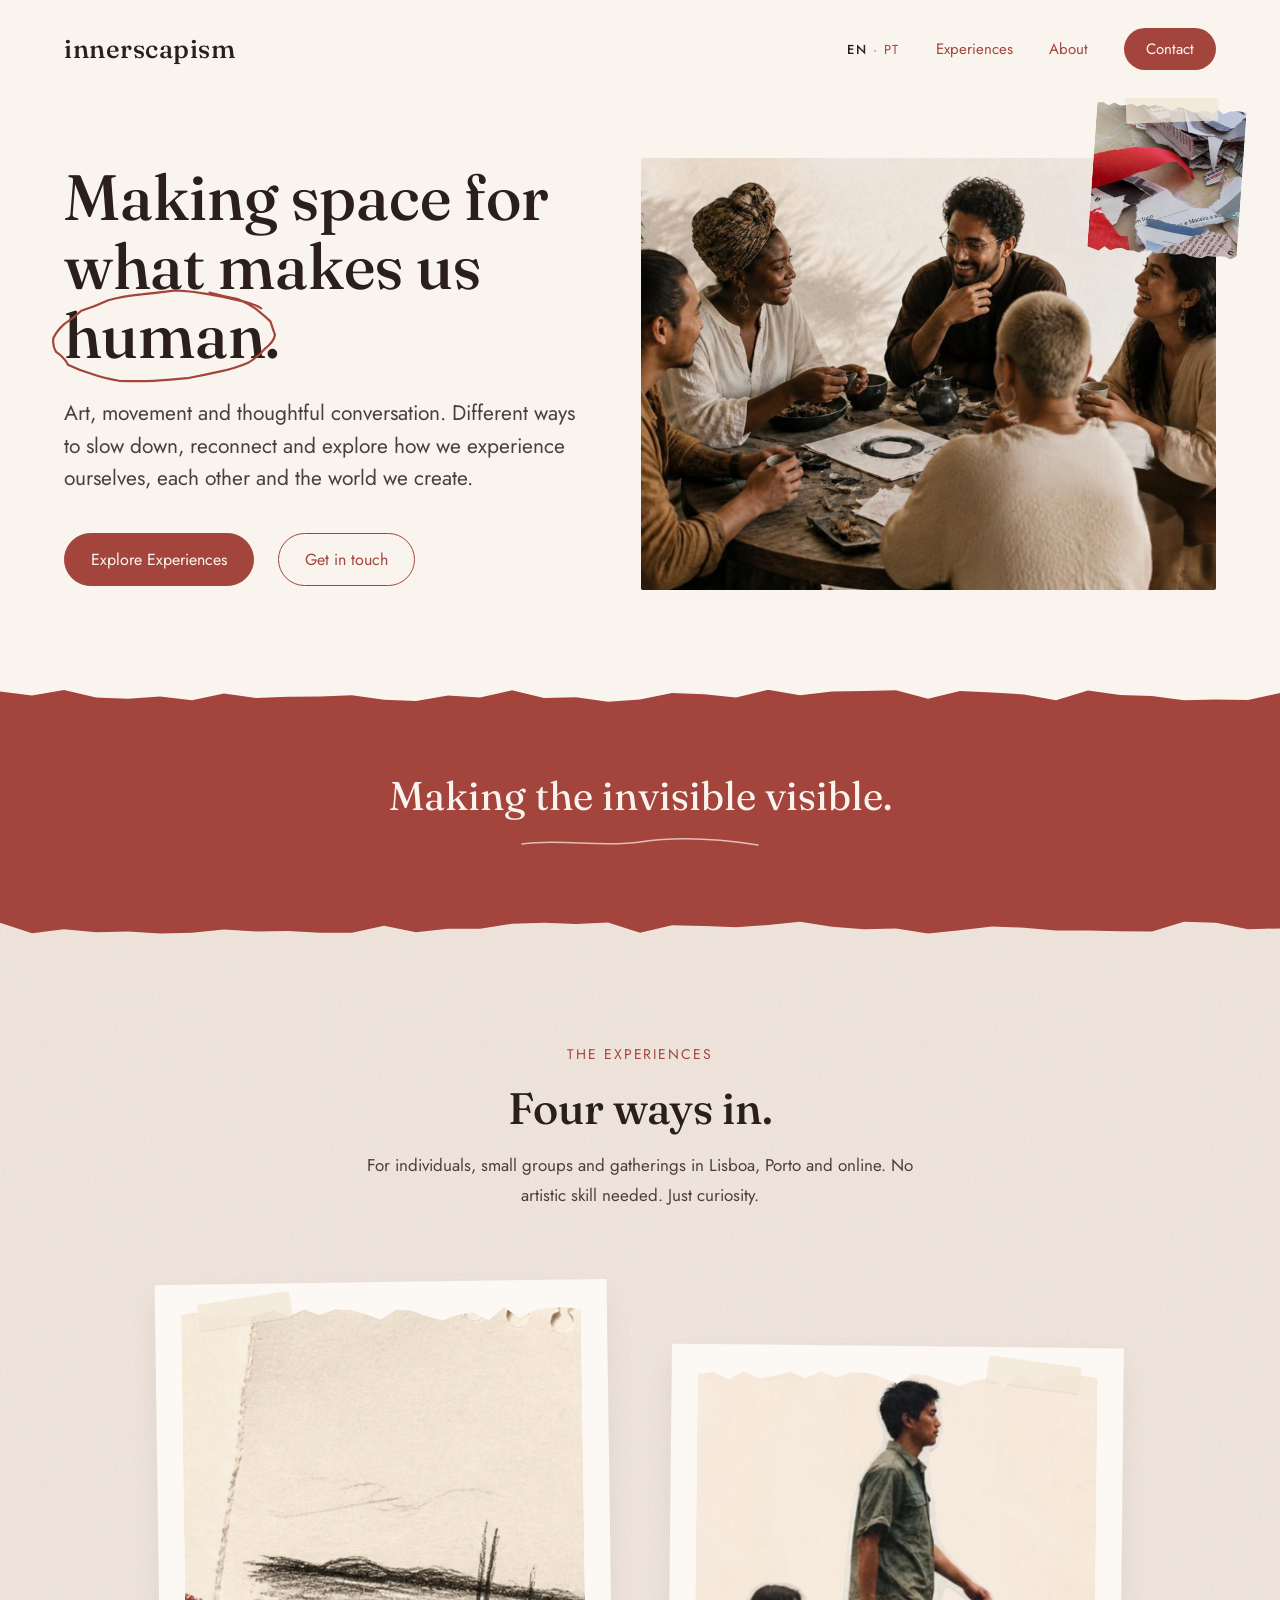
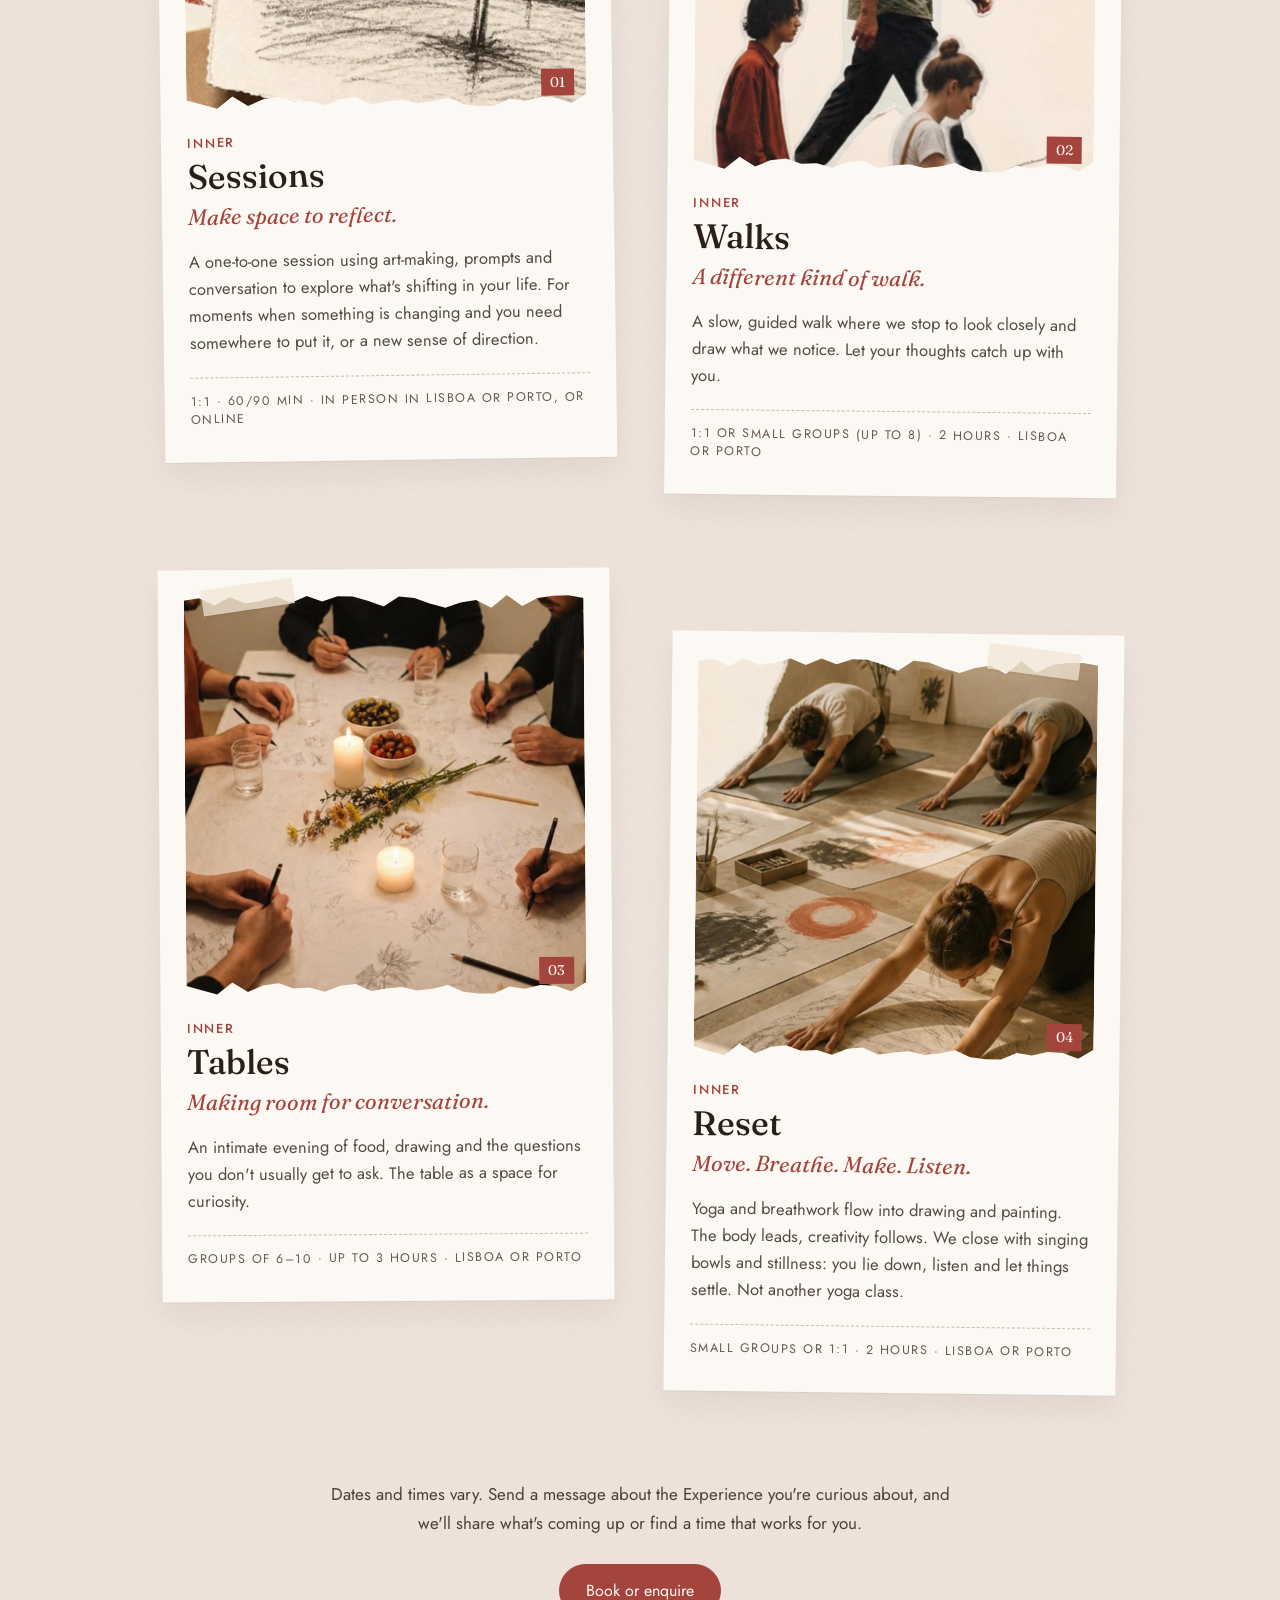
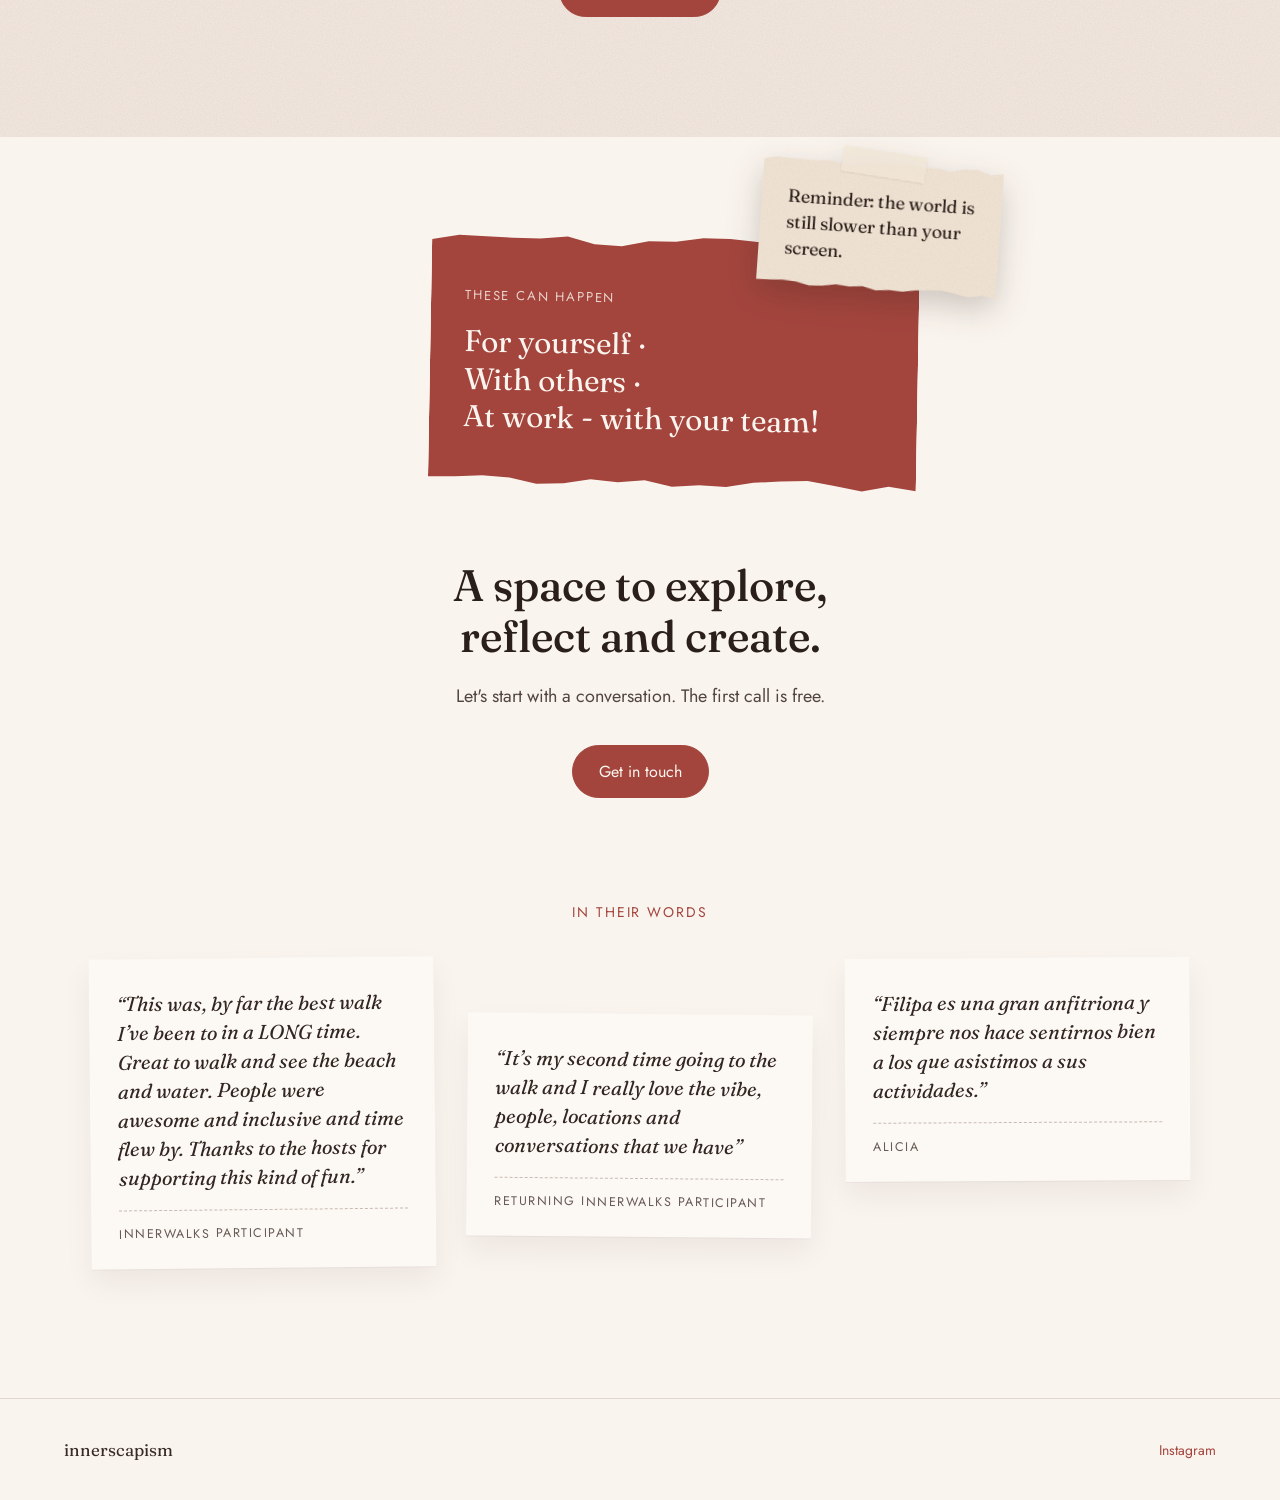
<file: index.html>
<!DOCTYPE html>
<html lang="en">
<head>
<meta charset="utf-8">
<meta name="viewport" content="width=device-width, initial-scale=1">
<title>innerscapism · Making space for what makes us human</title>
<meta name="description" content="Creative Experiences in Lisboa, Porto and online. Art, movement and conversation: making space for what makes us human.">
<meta property="og:type" content="website">
<meta property="og:site_name" content="innerscapism">
<meta property="og:title" content="innerscapism · Making space for what makes us human">
<meta property="og:description" content="Creative Experiences in Lisboa, Porto and online. Art, movement and conversation: making space for what makes us human.">
<meta property="og:url" content="https://innerscapism.com/">
<meta property="og:image" content="https://innerscapism.com/assets/images/share/home.jpg">
<meta property="og:image:width" content="1200">
<meta property="og:image:height" content="630">
<meta name="twitter:card" content="summary_large_image">
<link rel="canonical" href="https://innerscapism.com/">
<link rel="alternate" hreflang="en" href="https://innerscapism.com/">
<link rel="alternate" hreflang="pt-PT" href="https://innerscapism.com/pt/">
<link rel="alternate" hreflang="x-default" href="https://innerscapism.com/">
<meta property="og:locale" content="en_GB">
<meta property="og:locale:alternate" content="pt_PT">
<link href="https://fonts.googleapis.com/css2?family=Fraunces:ital,opsz,wght@0,9..144,400;0,9..144,500;0,9..144,600;1,9..144,400&family=Jost:wght@300;400;500&display=swap" rel="stylesheet">
<link rel="stylesheet" href="assets/css/innerscapism.css?v=6a07893c">
<script src="assets/js/reveal.js?v=44e211de" defer></script>
<style>
  html { scroll-behavior: smooth; }

  /* ---- Hero ---- */
  .hero-scrap { position: absolute; top: -52px; right: -26px; width: 26%; transform: rotate(4deg); z-index: 2; }
  .hero-scrap img { width: 100%; aspect-ratio: 1/1; object-fit: cover; display: block; box-shadow: 0 10px 18px rgba(24, 18, 17, 0.12); }
  .hero-scrap .tape { top: -10px; left: 50%; transform: translateX(-50%) rotate(-6deg); }
  .badge-paper { background-color: oklch(93% 0.025 75); color: oklch(25% 0.02 40); padding: 26px 26px 24px; font-family: 'Fraunces', serif; font-size: 18px; line-height: 1.45; }

  /* ---- Experiences tuck under the rust band ---- */
  .strip { position: relative; z-index: 1; }
  #experiences { position: relative; z-index: 0; margin-top: -48px; padding-top: 158px !important; }

  /* ---- Experiences: four cards as a 2 x 2 grid on wide screens ---- */
  @media (min-width: 1001px) {
    .doors { grid-template-columns: repeat(2, minmax(0, 1fr)); max-width: 960px; gap: 72px 56px; }
    .doors .door:nth-child(odd) { margin-top: 0; }
    .doors .door:nth-child(even) { margin-top: 64px; }
    .doors .door { padding: 26px 26px 34px; }
    .doors .door-media img { aspect-ratio: 1 / 1; }
    .doors .door-title { font-size: 34px; }
    .doors .door-tag { font-size: 22px; }
    .doors .door-note { font-size: 16.5px; }
  }
  .doors .door-media img { aspect-ratio: 1 / 1; }
  .exp-next { max-width: 620px; margin: 88px auto 0; text-align: center; }
  .exp-next p { font-size: 17px; line-height: 1.7; color: oklch(38% 0.02 40); margin: 0 0 26px; }

  /* ---- Testimonials ---- */
  .quotes { margin: 104px auto 0; max-width: 1100px; text-align: center; }
  .quotes-grid { display: grid; grid-template-columns: repeat(3, minmax(0, 1fr)); gap: 32px; text-align: left; max-width: 1100px; margin: 0 auto; align-items: start; }
  .quote { margin: 0; padding: 30px 28px 26px; }
  .quote:nth-child(1) { --tilt: -0.6deg; }
  .quote:nth-child(2) { --tilt: 0.5deg; }
  .quote:nth-child(3) { --tilt: -0.3deg; }
  .quote blockquote { margin: 0 0 18px; font-family: 'Fraunces', serif; font-style: italic; font-size: 20px; line-height: 1.45; color: oklch(28% 0.02 40); }
  .quote figcaption { font-size: 12.5px; letter-spacing: 0.12em; text-transform: uppercase; color: oklch(48% 0.02 40); padding-top: 14px; border-top: 1px dashed oklch(80% 0.02 50); }


  /* ---- Closing ---- */
  .collage { position: relative; width: min(100%, 420px); margin: 90px auto 72px; }
  .collage .doors-note { margin: 0; width: 100%; }
  .closing-reminder { position: absolute; right: -150px; top: -74px; width: 240px; z-index: 2; transform: rotate(4deg); filter: drop-shadow(0 12px 16px rgba(40, 26, 20, 0.22)); }
  .closing-reminder .tape { top: -12px; left: 50%; transform: translateX(-50%) rotate(5deg); width: 84px; }
  .closing-reminder .badge-paper { margin: 0; text-align: left; }

  /* ---- Responsive ---- */
  @media (max-width: 860px) {
    .hero { grid-template-columns: 1fr !important; padding: 48px 28px 64px !important; gap: 48px !important; }
    .about { grid-template-columns: 1fr !important; padding: 72px 28px !important; gap: 36px !important; }
    .section-pad { padding-left: 28px !important; padding-right: 28px !important; }
    .quotes-grid { grid-template-columns: 1fr; max-width: 520px; margin: 0 auto; }
    .quotes .door:nth-child(n) { margin-top: 0 !important; }
  }
  @media (max-width: 600px) {
    .hero { padding: 36px 18px 56px !important; gap: 40px !important; }
    .badge-paper { padding: 20px 20px 18px; font-size: 15px; }
    .hero-scrap { right: -6px; top: -20px; width: 34%; }
    .hero-sub { font-size: 18px !important; }
    .hero-desc { font-size: 16px !important; }
    .strip { padding: 64px 18px !important; }
    .strip p { font-size: 28px !important; }
    .strip h2 { font-size: 19px !important; }
    .about { padding: 56px 18px !important; }
    .about-copy p { font-size: 16px !important; }
    .section-pad { padding: 72px 18px 80px !important; }
    #experiences { padding-top: 112px !important; }
    .quotes { margin-top: 72px; }
    .quote blockquote { font-size: 18px; }
    .exp-next { margin-top: 64px; }
    .contact { padding: 0 18px 64px !important; }
    .collage { margin-top: 96px; margin-bottom: 56px; }
    .closing-reminder { right: -6px; top: -88px; width: 200px; }
    .closing-reminder .badge-paper { padding: 18px 18px 16px; font-size: 15px; }
    .doors-note { box-sizing: border-box; padding: 40px 26px 38px; }
    .doors-note p { font-size: 26px !important; }
  }
</style>
</head>
<body>

<div id="top" style="font-family: 'Jost', sans-serif; color: oklch(25% 0.02 40); background: oklch(97% 0.01 70); overflow-x: hidden;">

  <!-- NAV -->
  <a class="skip-link" href="#main">Skip to content</a>
  <div class="nav" style="display:flex; align-items:center; justify-content:space-between; padding: 28px 64px; position: sticky; top:0; z-index: 10; background: oklch(97% 0.01 70 / 0.9); backdrop-filter: blur(6px);">
    <a href="/" data-local="index.html" style="font-family:'Fraunces', serif; font-size: 26px; letter-spacing: 0.02em; font-weight: 500; text-decoration:none; color: oklch(25% 0.02 40);" aria-label="innerscapism, home">innerscapism</a>
    <nav class="nav-links" aria-label="Main menu" style="display:flex; gap: 36px; align-items:center; font-size: 15px;">
      <span class="lang-switch"><span aria-current="true">EN</span> · <a href="/pt/" data-local="pt/index.html" hreflang="pt-PT" lang="pt-PT" aria-label="Ver em português">PT</a></span>
      <a href="/#experiences" data-local="index.html#experiences" style="text-decoration:none;">Experiences</a>
      <a href="/about" data-local="about.html" style="text-decoration:none;">About</a>
      <a href="/contact" data-local="contact.html" class="cta-pill" style="text-decoration:none; padding: 10px 22px; background: #a3453d; color: oklch(98% 0.01 70); border-radius: 999px;">Contact</a>
    </nav>
  </div>
  <!-- /NAV -->

  <main id="main">

  <!-- 1. HERO -->
  <section class="hero" style="display:grid; grid-template-columns: 0.95fr 1.05fr; gap: 56px; padding: 60px 64px 100px; align-items:center;" aria-labelledby="hero-title">
    <div>
      <h1 id="hero-title" style="font-family:'Fraunces', serif; font-weight: 500; font-size: 64px; line-height: 1.08; margin: 0 0 28px; max-width: 620px;">Making space for what makes us <span class="circled">human<svg viewBox="0 0 200 60" preserveAspectRatio="none" aria-hidden="true"><path d="M139.3 4.4 Q151.2 6.6 164.0 8.2 Q173.7 11.0 180.6 14.3 Q186.9 17.6 192.5 21.2 Q194.4 25.1 196.5 29.1 Q195.3 33.3 187.5 37.2 Q182.7 41.4 173.6 45.1 Q162.2 48.4 147.8 50.5 Q134.1 52.6 119.9 54.3 Q105.2 55.3 90.4 55.8 Q75.3 56.3 60.3 55.8 Q46.9 54.3 36.1 51.7 Q24.9 49.4 15.6 46.4 Q12.8 42.4 5.3 39.0 Q1.9 35.1 3.0 30.9 Q5.9 26.7 12.4 22.8 Q20.9 19.1 27.3 15.0 Q40.0 12.3 50.9 8.9 Q64.4 6.4 79.9 5.5 Q94.7 4.4 110.0 3.1 Q124.9 3.6 138.0 5.3 Q150.8 6.7 162.6 8.7 Q176.2 10.3 184.5 13.6" fill="none" stroke="#a3453d" stroke-width="2.2" stroke-linecap="round" vector-effect="non-scaling-stroke"/></svg></span>.</h1>
      <p class="hero-sub" style="font-size: 21px; line-height: 1.55; color: oklch(38% 0.02 40); max-width: 540px; margin: 0 0 38px;">Art, movement and thoughtful conversation. Different ways to slow down, reconnect and explore how we experience ourselves, each other and the world we create.</p>
      <div class="btn-row">
        <a href="/#experiences" data-local="index.html#experiences" class="btn-primary">Explore Experiences</a>
        <a href="/contact" data-local="contact.html" class="btn-secondary">Get in touch</a>
      </div>
    </div>
    <div style="position: relative;">
      <img width="1080" height="740" src="assets/images/experiences/gathering.jpg" alt="Friends talking and laughing around a table with tea, food and a drawn circle" style="width: 100%; height: auto; aspect-ratio: 4/3; display:block; border-radius: 2px; object-fit: cover;">
      <div class="hero-scrap">
        <span class="tape"></span>
        <img width="522" height="700" class="torn" src="assets/images/collage-paper.jpg" alt="Torn newspaper and red paper gathered for collage">
      </div>
    </div>
  </section>

  <!-- 2. RUST BAND -->
  <div class="strip torn-band" style="color: oklch(97% 0.01 70); padding: 80px 64px 84px; text-align: center; background-color: #A3453D">
    <p style="font-family:'Fraunces', serif; font-size: 40px; line-height: 1.3; max-width: 780px; margin: 0 auto; font-weight: 400;">Making the invisible visible.</p>
    <svg class="scribble-under" viewBox="0 0 240 14" aria-hidden="true"><path d="M2 8 C40 2 80 12 120 6 S200 3 238 9" fill="none" stroke="oklch(97% 0.01 70)" stroke-width="1.6" stroke-linecap="round" opacity="0.7"/></svg>
  </div>

  <!-- 3. EXPERIENCES -->
  <section id="experiences" class="experiences paper section-pad" style="padding: 110px 64px 120px; background-color: oklch(94% 0.015 65); scroll-margin-top: 70px;" aria-labelledby="exp-title">
      <div style="text-align:center; margin: 0 auto 72px; max-width: 640px;">
      <p class="kicker">The Experiences</p>
      <h2 id="exp-title" style="font-family:'Fraunces', serif; font-weight: 500; font-size: 44px; margin: 0 0 18px; line-height: 1.12;">Four ways in.</h2>
      <p class="body-copy" style="margin: 0 auto; text-align: center;">For individuals, small groups and gatherings in Lisboa, Porto and online. No artistic skill needed. Just curiosity.</p>
    </div>

    <div class="doors">

      <article class="door" id="inner-sessions">
        <div class="door-media">
          <span class="tape"></span>
          <img width="560" height="720" class="torn" src="assets/images/experiences/sessions.jpg" alt="Torn sketchbook page with a charcoal drawing of a horizon" loading="lazy" decoding="async">
          <span class="door-num">01</span>
        </div>
        <h3 class="door-title"><span>Inner</span>Sessions</h3>
        <p class="door-tag">Make space to reflect.</p>
        <p class="door-note">A one-to-one session using art-making, prompts and conversation to explore what's shifting in your life. For moments when something is changing and you need somewhere to put it, or a new sense of direction.</p>
        <div class="door-meta">1:1 · 60/90 min · In person in Lisboa or Porto, or online</div>
      </article>

      <article class="door" id="inner-walks">
        <div class="door-media">
          <span class="tape"></span>
          <img width="540" height="920" class="torn" style="object-position: top;" src="assets/images/experiences/walks.jpg" alt="Three people walking slowly, collaged on paper" loading="lazy" decoding="async">
          <span class="door-num">02</span>
        </div>
        <h3 class="door-title"><span>Inner</span>Walks</h3>
        <p class="door-tag">A different kind of walk.</p>
        <p class="door-note">A slow, guided walk where we stop to look closely and draw what we notice. Let your thoughts catch up with you.</p>
        <div class="door-meta">1:1 or small groups (up to 8) · 2 hours · Lisboa or Porto</div>
      </article>

      <article class="door" id="inner-tables">
        <div class="door-media">
          <span class="tape"></span>
          <img width="903" height="624" class="torn" src="assets/images/experiences/tables.jpg" alt="People drawing around a candlelit table with olives and tomatoes" loading="lazy" decoding="async">
          <span class="door-num">03</span>
        </div>
        <h3 class="door-title"><span>Inner</span>Tables</h3>
        <p class="door-tag">Making room for conversation.</p>
        <p class="door-note">An intimate evening of food, drawing and the questions you don't usually get to ask. The table as a space for curiosity.</p>
        <div class="door-meta">Groups of 6–10 · Up to 3 hours · Lisboa or Porto</div>
      </article>

      <article class="door" id="inner-reset">
        <div class="door-media">
          <span class="tape"></span>
          <img width="610" height="900" class="torn" src="assets/images/experiences/reset.jpg" alt="People stretching on mats beside large charcoal and paint drawings" loading="lazy" decoding="async">
          <span class="door-num">04</span>
        </div>
        <h3 class="door-title"><span>Inner</span>Reset</h3>
        <p class="door-tag">Move. Breathe. Make. Listen.</p>
        <p class="door-note">Yoga and breathwork flow into drawing and painting. The body leads, creativity follows. We close with singing bowls and stillness: you lie down, listen and let things settle. Not another yoga class.</p>
        <div class="door-meta">Small groups or 1:1 · 2 hours · Lisboa or Porto</div>
      </article>

    </div>

    <div class="exp-next">
      <p>Dates and times vary. Send a message about the Experience you're curious about, and we'll share what's coming up or find a time that works for you.</p>
      <a href="/contact#experiences" data-local="contact.html#experiences" class="btn-primary">Book or enquire</a>
    </div>

  </section>

  <!-- 4. CLOSING -->
  <section id="contact" class="contact" style="padding: 10px 64px 130px; text-align:center;" aria-labelledby="closing-title">
    <div class="collage">
      <aside class="doors-note torn-note paper" aria-label="Where the Experiences happen">
        <div style="font-size: 13px; letter-spacing: 0.14em; text-transform: uppercase; opacity: 0.8; margin-bottom: 18px;">These can happen</div>
        <p style="font-family:'Fraunces', serif; font-size: 30px; line-height: 1.25; margin: 0;">
          For yourself ·<br>
          With others ·<br>
          At work - with your team!
        </p>
      </aside>
      <div class="closing-reminder"><span class="tape"></span><p class="badge-paper torn-note paper">Reminder: the world is still slower than your screen.</p></div>
    </div>
    <h2 id="closing-title" style="font-family:'Fraunces', serif; font-weight: 500; font-size: 44px; line-height: 1.15; margin: 0 auto 20px; max-width: 640px; text-wrap: balance;">A space to explore, reflect and create.</h2>
    <p class="contact-desc" style="font-size: 18px; line-height: 1.65; color: oklch(40% 0.02 40); margin: 0 auto 34px; max-width: 560px;">Let's start with a conversation. The first call is free.</p>
    <a href="/contact" data-local="contact.html" class="btn-primary">Get in touch</a>

    <!-- TESTIMONIALS -->
    <section class="quotes" aria-labelledby="quotes-title">
      <p class="kicker" id="quotes-title" style="margin-bottom: 36px;">In their words</p>
      <div class="quotes-grid">
        <figure class="quote door">
          <blockquote>“This was, by far the best walk I’ve been to in a LONG time. Great to walk and see the beach and water. People were awesome and inclusive and time flew by. Thanks to the hosts for supporting this kind of fun.”</blockquote>
          <figcaption>InnerWalks participant</figcaption>
        </figure>
        <figure class="quote door">
          <blockquote>“It’s my second time going to the walk and I really love the vibe, people, locations and conversations that we have”</blockquote>
          <figcaption>Returning InnerWalks participant</figcaption>
        </figure>
        <figure class="quote door">
          <blockquote lang="es">“Filipa es una gran anfitriona y siempre nos hace sentirnos bien a los que asistimos a sus actividades.”</blockquote>
          <figcaption>Alicia</figcaption>
        </figure>
      </div>
    </section>
  </section>

  </main>

  <!-- FOOTER -->
  <footer class="footer" style="padding: 40px 64px; border-top: 1px solid oklch(88% 0.015 60); display:flex; justify-content:space-between; align-items:center; gap: 24px; font-size: 14px; color: oklch(50% 0.02 40);">
    <a href="/" data-local="index.html" style="font-family:'Fraunces', serif; font-size: 17px; color: oklch(30% 0.02 40); text-decoration: none;">innerscapism</a>
    <nav class="footer-links" aria-label="Footer">
      <a href="https://www.instagram.com/innerscapism/">Instagram</a>
    </nav>
  </footer>
  <!-- /FOOTER -->

</div>

<script>
  // Opened as a local file (not on innerscapism.com): use file paths for clean links.
  if (location.protocol === 'file:') {
    document.querySelectorAll('a[data-local]').forEach(function (a) { a.href = a.getAttribute('data-local'); });
  }
</script>
</body>
</html>
</file>
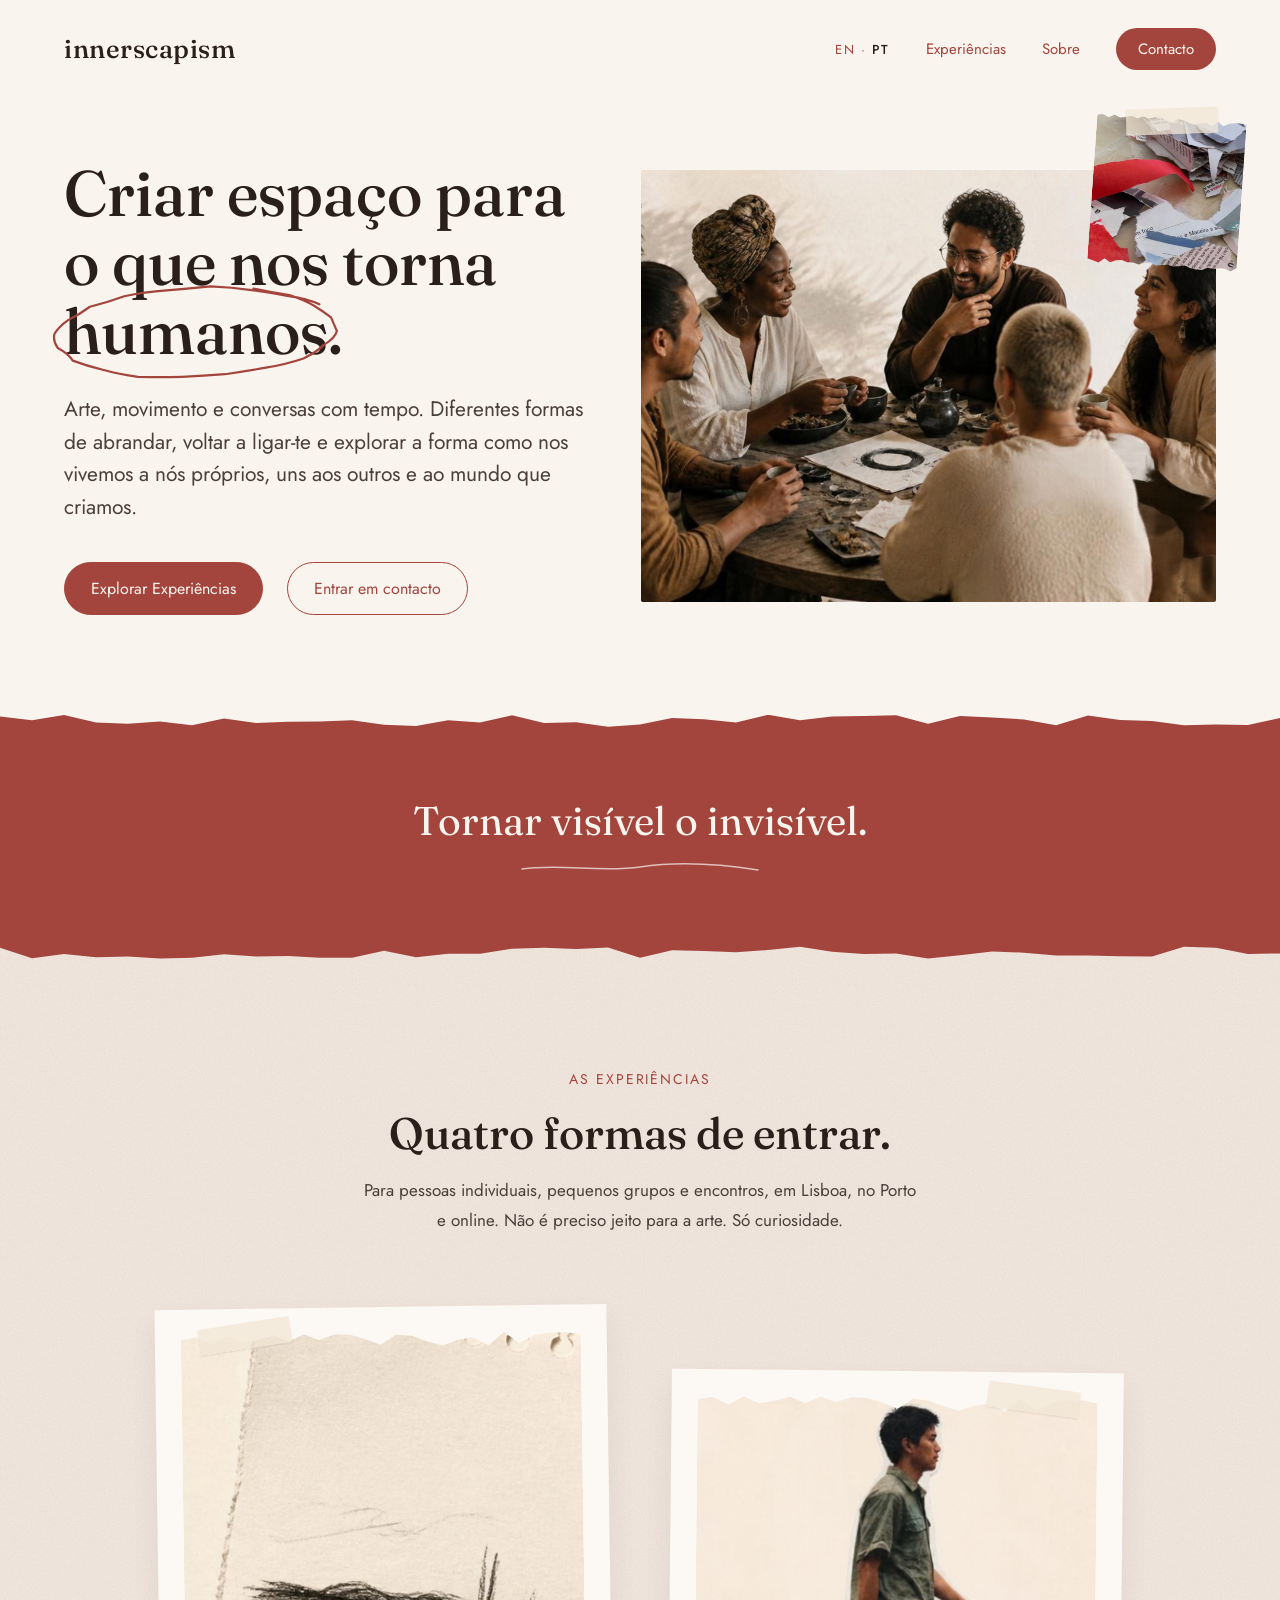
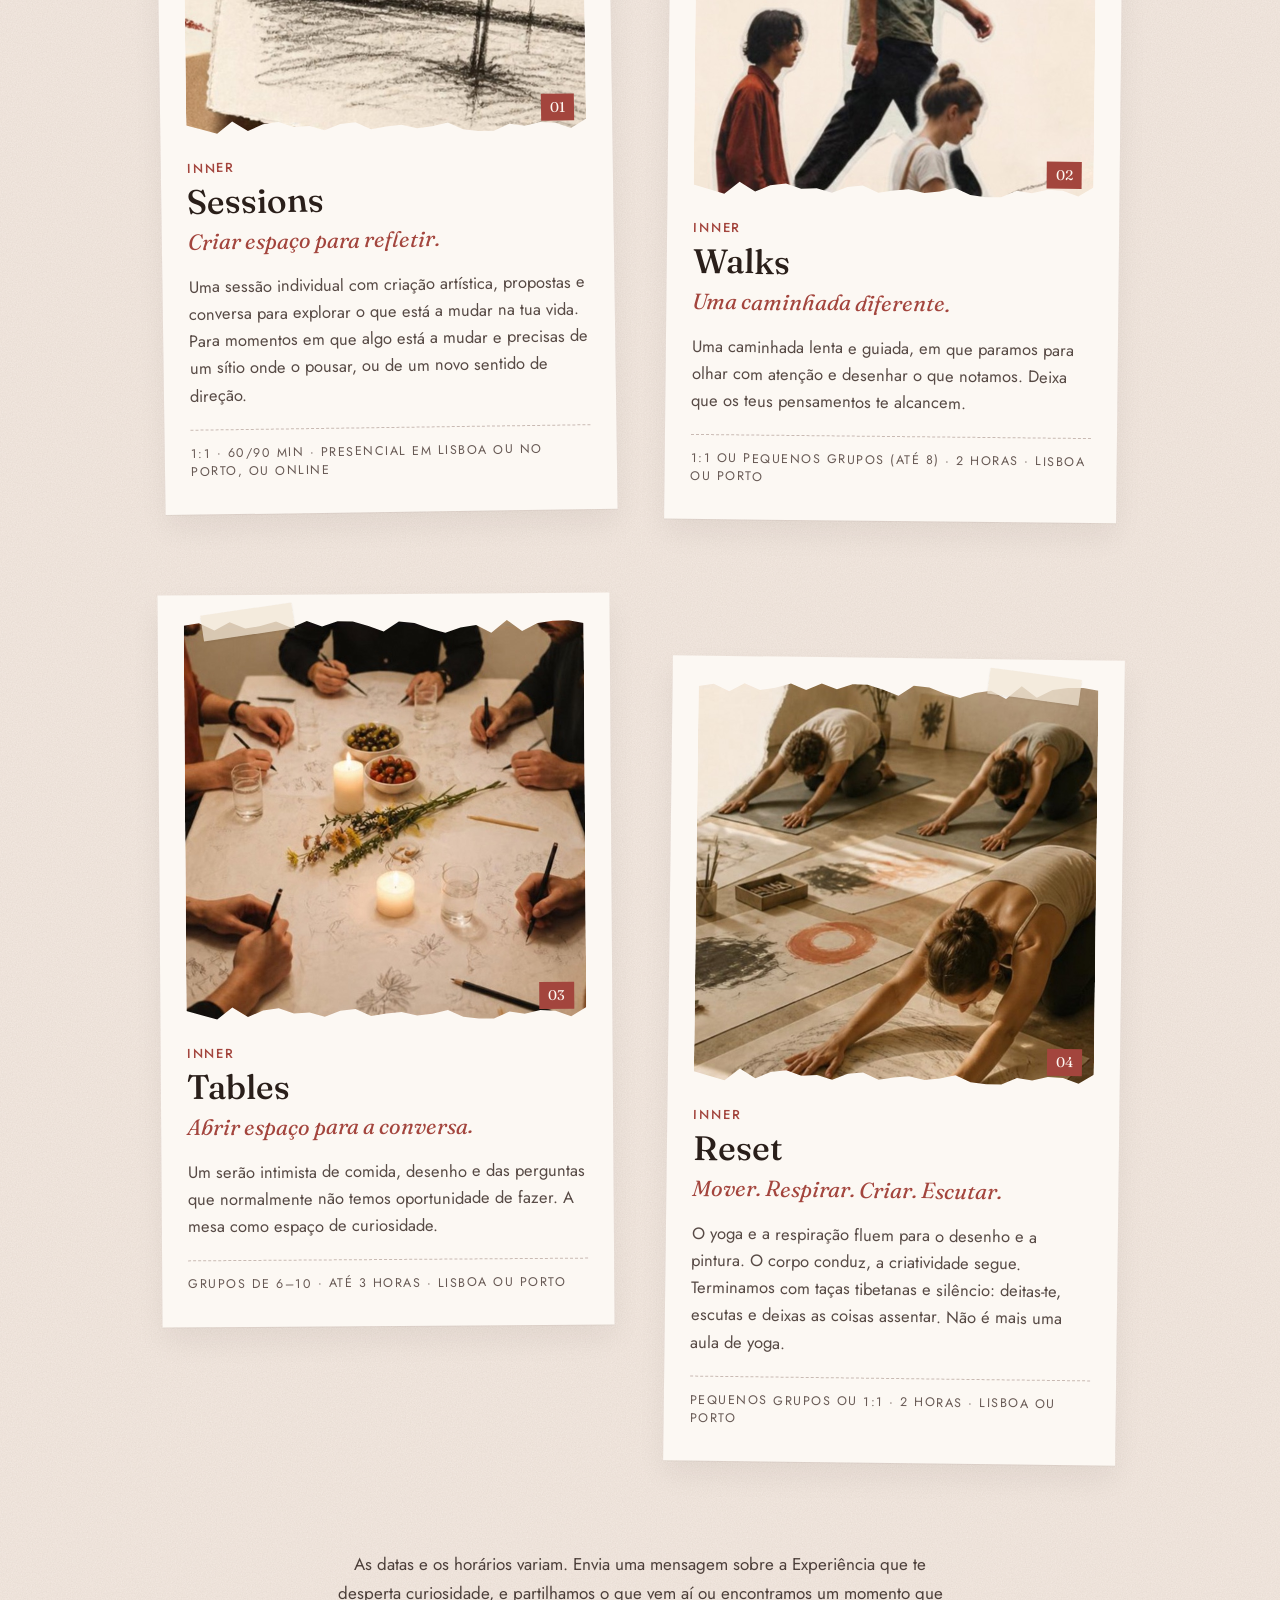
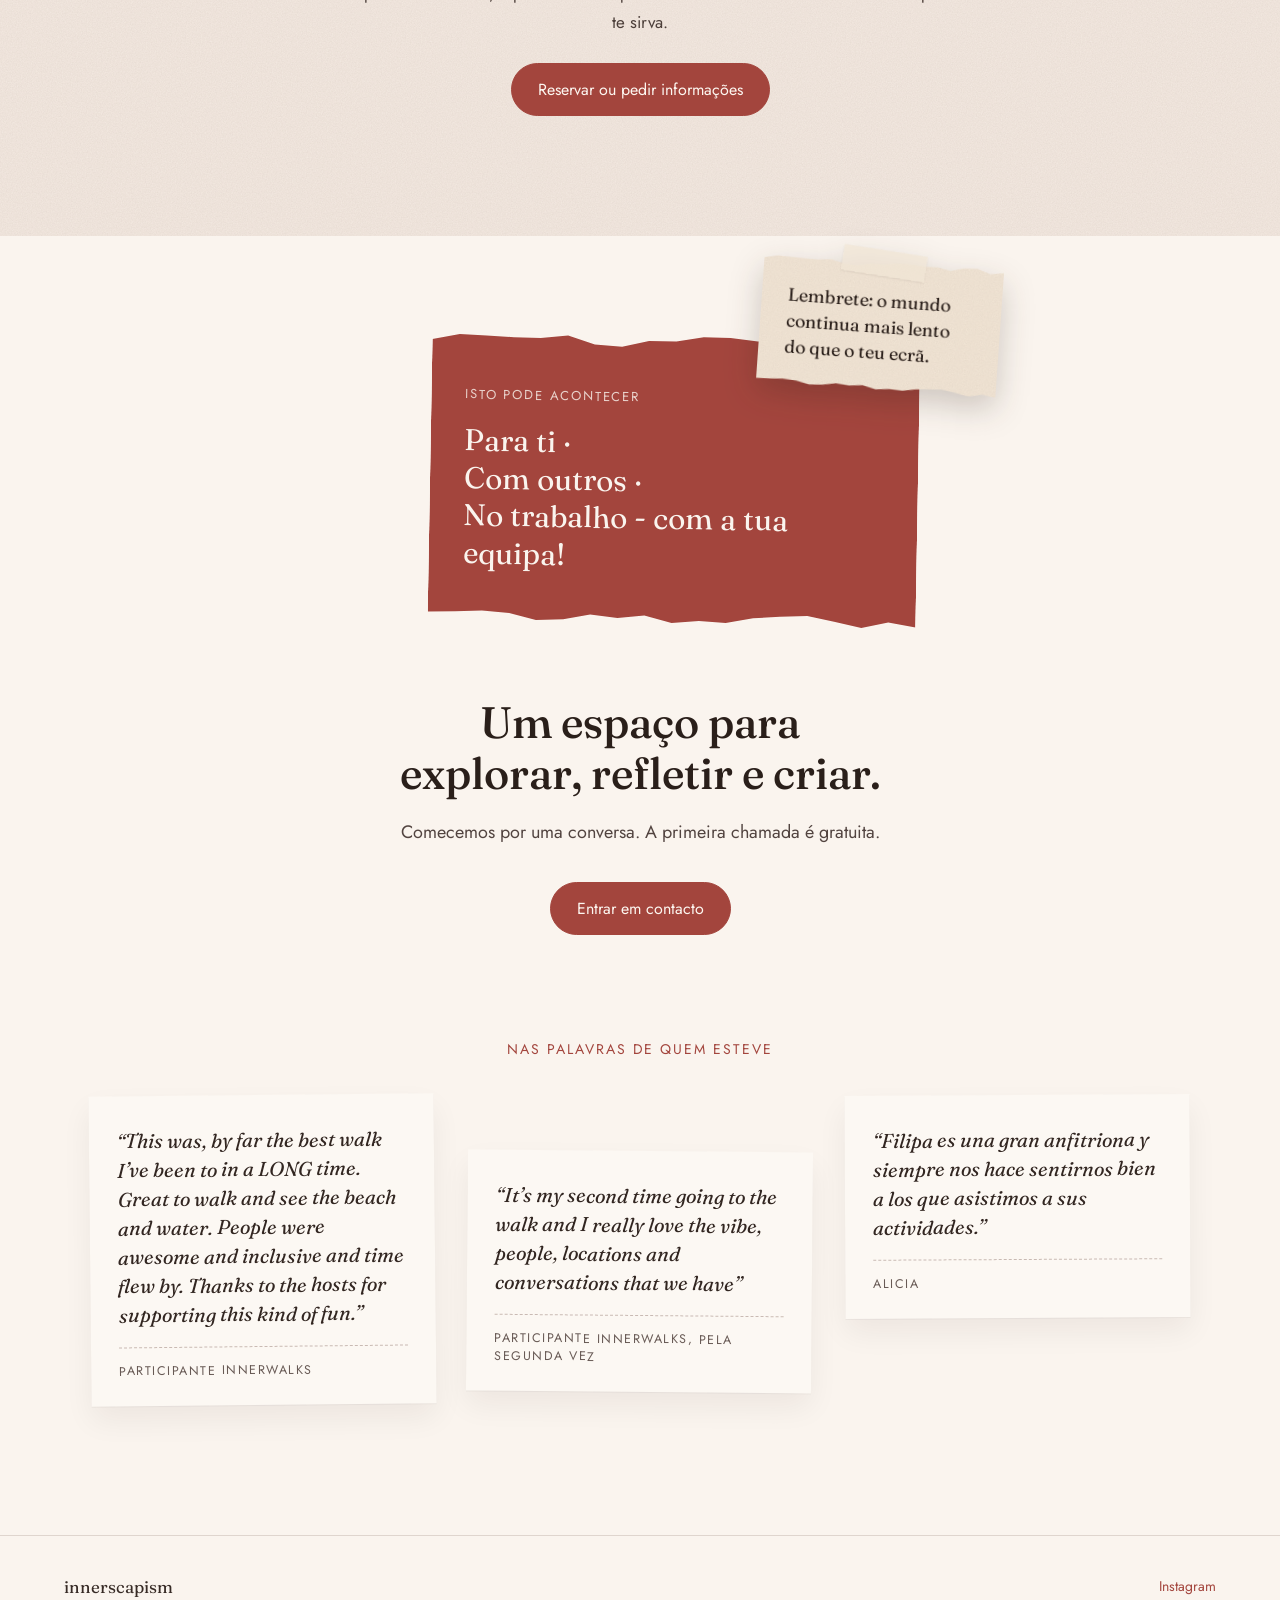
<file: pt/index.html>
<!DOCTYPE html>
<html lang="pt-PT">
<head>
<meta charset="utf-8">
<meta name="viewport" content="width=device-width, initial-scale=1">
<title>innerscapism · Criar espaço para o que nos torna humanos</title>
<meta name="description" content="Experiências criativas em Lisboa, no Porto e online. Arte, movimento e conversa: criar espaço para o que nos torna humanos.">
<meta property="og:type" content="website">
<meta property="og:site_name" content="innerscapism">
<meta property="og:title" content="innerscapism · Criar espaço para o que nos torna humanos">
<meta property="og:description" content="Experiências criativas em Lisboa, no Porto e online. Arte, movimento e conversa: criar espaço para o que nos torna humanos.">
<meta property="og:url" content="https://innerscapism.com/pt/">
<meta property="og:image" content="https://innerscapism.com/assets/images/share/home.jpg">
<meta property="og:image:width" content="1200">
<meta property="og:image:height" content="630">
<meta name="twitter:card" content="summary_large_image">
<link rel="canonical" href="https://innerscapism.com/pt/">
<link rel="alternate" hreflang="en" href="https://innerscapism.com/">
<link rel="alternate" hreflang="pt-PT" href="https://innerscapism.com/pt/">
<link rel="alternate" hreflang="x-default" href="https://innerscapism.com/">
<meta property="og:locale" content="pt_PT">
<meta property="og:locale:alternate" content="en_GB">
<link href="https://fonts.googleapis.com/css2?family=Fraunces:ital,opsz,wght@0,9..144,400;0,9..144,500;0,9..144,600;1,9..144,400&family=Jost:wght@300;400;500&display=swap" rel="stylesheet">
<link rel="stylesheet" href="../assets/css/innerscapism.css?v=6a07893c">
<script src="../assets/js/reveal.js?v=44e211de" defer></script>
<style>
  html { scroll-behavior: smooth; }

  /* ---- Hero ---- */
  .hero-scrap { position: absolute; top: -52px; right: -26px; width: 26%; transform: rotate(4deg); z-index: 2; }
  .hero-scrap img { width: 100%; aspect-ratio: 1/1; object-fit: cover; display: block; box-shadow: 0 10px 18px rgba(24, 18, 17, 0.12); }
  .hero-scrap .tape { top: -10px; left: 50%; transform: translateX(-50%) rotate(-6deg); }
  .badge-paper { background-color: oklch(93% 0.025 75); color: oklch(25% 0.02 40); padding: 26px 26px 24px; font-family: 'Fraunces', serif; font-size: 18px; line-height: 1.45; }

  /* ---- Experiences tuck under the rust band ---- */
  .strip { position: relative; z-index: 1; }
  #experiences { position: relative; z-index: 0; margin-top: -48px; padding-top: 158px !important; }

  /* ---- Experiences: four cards as a 2 x 2 grid on wide screens ---- */
  @media (min-width: 1001px) {
    .doors { grid-template-columns: repeat(2, minmax(0, 1fr)); max-width: 960px; gap: 72px 56px; }
    .doors .door:nth-child(odd) { margin-top: 0; }
    .doors .door:nth-child(even) { margin-top: 64px; }
    .doors .door { padding: 26px 26px 34px; }
    .doors .door-media img { aspect-ratio: 1 / 1; }
    .doors .door-title { font-size: 34px; }
    .doors .door-tag { font-size: 22px; }
    .doors .door-note { font-size: 16.5px; }
  }
  .doors .door-media img { aspect-ratio: 1 / 1; }
  .exp-next { max-width: 620px; margin: 88px auto 0; text-align: center; }
  .exp-next p { font-size: 17px; line-height: 1.7; color: oklch(38% 0.02 40); margin: 0 0 26px; }

  /* ---- Testimonials ---- */
  .quotes { margin: 104px auto 0; max-width: 1100px; text-align: center; }
  .quotes-grid { display: grid; grid-template-columns: repeat(3, minmax(0, 1fr)); gap: 32px; text-align: left; max-width: 1100px; margin: 0 auto; align-items: start; }
  .quote { margin: 0; padding: 30px 28px 26px; }
  .quote:nth-child(1) { --tilt: -0.6deg; }
  .quote:nth-child(2) { --tilt: 0.5deg; }
  .quote:nth-child(3) { --tilt: -0.3deg; }
  .quote blockquote { margin: 0 0 18px; font-family: 'Fraunces', serif; font-style: italic; font-size: 20px; line-height: 1.45; color: oklch(28% 0.02 40); }
  .quote figcaption { font-size: 12.5px; letter-spacing: 0.12em; text-transform: uppercase; color: oklch(48% 0.02 40); padding-top: 14px; border-top: 1px dashed oklch(80% 0.02 50); }


  /* ---- Closing ---- */
  .collage { position: relative; width: min(100%, 420px); margin: 90px auto 72px; }
  .collage .doors-note { margin: 0; width: 100%; }
  .closing-reminder { position: absolute; right: -150px; top: -74px; width: 240px; z-index: 2; transform: rotate(4deg); filter: drop-shadow(0 12px 16px rgba(40, 26, 20, 0.22)); }
  .closing-reminder .tape { top: -12px; left: 50%; transform: translateX(-50%) rotate(5deg); width: 84px; }
  .closing-reminder .badge-paper { margin: 0; text-align: left; }

  /* ---- Responsive ---- */
  @media (max-width: 860px) {
    .hero { grid-template-columns: 1fr !important; padding: 48px 28px 64px !important; gap: 48px !important; }
    .about { grid-template-columns: 1fr !important; padding: 72px 28px !important; gap: 36px !important; }
    .section-pad { padding-left: 28px !important; padding-right: 28px !important; }
    .quotes-grid { grid-template-columns: 1fr; max-width: 520px; margin: 0 auto; }
    .quotes .door:nth-child(n) { margin-top: 0 !important; }
  }
  @media (max-width: 600px) {
    .hero { padding: 36px 18px 56px !important; gap: 40px !important; }
    .badge-paper { padding: 20px 20px 18px; font-size: 15px; }
    .hero-scrap { right: -6px; top: -20px; width: 34%; }
    .hero-sub { font-size: 18px !important; }
    .hero-desc { font-size: 16px !important; }
    .strip { padding: 64px 18px !important; }
    .strip p { font-size: 28px !important; }
    .strip h2 { font-size: 19px !important; }
    .about { padding: 56px 18px !important; }
    .about-copy p { font-size: 16px !important; }
    .section-pad { padding: 72px 18px 80px !important; }
    #experiences { padding-top: 112px !important; }
    .quotes { margin-top: 72px; }
    .quote blockquote { font-size: 18px; }
    .exp-next { margin-top: 64px; }
    .contact { padding: 0 18px 64px !important; }
    .collage { margin-top: 96px; margin-bottom: 56px; }
    .closing-reminder { right: -6px; top: -88px; width: 200px; }
    .closing-reminder .badge-paper { padding: 18px 18px 16px; font-size: 15px; }
    .doors-note { box-sizing: border-box; padding: 40px 26px 38px; }
    .doors-note p { font-size: 26px !important; }
  }
</style>
</head>
<body>

<div id="top" style="font-family: 'Jost', sans-serif; color: oklch(25% 0.02 40); background: oklch(97% 0.01 70); overflow-x: hidden;">

  <!-- NAV -->
  <a class="skip-link" href="#main">Saltar para o conteúdo</a>
  <div class="nav" style="display:flex; align-items:center; justify-content:space-between; padding: 28px 64px; position: sticky; top:0; z-index: 10; background: oklch(97% 0.01 70 / 0.9); backdrop-filter: blur(6px);">
    <a href="/pt/" data-local="index.html" style="font-family:'Fraunces', serif; font-size: 26px; letter-spacing: 0.02em; font-weight: 500; text-decoration:none; color: oklch(25% 0.02 40);" aria-label="innerscapism, página inicial">innerscapism</a>
    <nav class="nav-links" aria-label="Menu principal" style="display:flex; gap: 36px; align-items:center; font-size: 15px;">
      <span class="lang-switch"><a href="/" data-local="../index.html" hreflang="en" lang="en" aria-label="View in English">EN</a> · <span aria-current="true">PT</span></span>
      <a href="/pt/#experiences" data-local="index.html#experiences" style="text-decoration:none;">Experiências</a>
      <a href="/pt/about" data-local="about.html" style="text-decoration:none;">Sobre</a>
      <a href="/pt/contact" data-local="contact.html" class="cta-pill" style="text-decoration:none; padding: 10px 22px; background: #a3453d; color: oklch(98% 0.01 70); border-radius: 999px;">Contacto</a>
    </nav>
  </div>
  <!-- /NAV -->

  <main id="main">

  <!-- 1. HERO -->
  <section class="hero" style="display:grid; grid-template-columns: 0.95fr 1.05fr; gap: 56px; padding: 60px 64px 100px; align-items:center;" aria-labelledby="hero-title">
    <div>
      <h1 id="hero-title" style="font-family:'Fraunces', serif; font-weight: 500; font-size: 64px; line-height: 1.08; margin: 0 0 28px; max-width: 620px;">Criar espaço para o que nos torna <span class="circled">humanos<svg viewBox="0 0 200 60" preserveAspectRatio="none" aria-hidden="true"><path d="M139.3 4.4 Q151.2 6.6 164.0 8.2 Q173.7 11.0 180.6 14.3 Q186.9 17.6 192.5 21.2 Q194.4 25.1 196.5 29.1 Q195.3 33.3 187.5 37.2 Q182.7 41.4 173.6 45.1 Q162.2 48.4 147.8 50.5 Q134.1 52.6 119.9 54.3 Q105.2 55.3 90.4 55.8 Q75.3 56.3 60.3 55.8 Q46.9 54.3 36.1 51.7 Q24.9 49.4 15.6 46.4 Q12.8 42.4 5.3 39.0 Q1.9 35.1 3.0 30.9 Q5.9 26.7 12.4 22.8 Q20.9 19.1 27.3 15.0 Q40.0 12.3 50.9 8.9 Q64.4 6.4 79.9 5.5 Q94.7 4.4 110.0 3.1 Q124.9 3.6 138.0 5.3 Q150.8 6.7 162.6 8.7 Q176.2 10.3 184.5 13.6" fill="none" stroke="#a3453d" stroke-width="2.2" stroke-linecap="round" vector-effect="non-scaling-stroke"/></svg></span>.</h1>
      <p class="hero-sub" style="font-size: 21px; line-height: 1.55; color: oklch(38% 0.02 40); max-width: 540px; margin: 0 0 38px;">Arte, movimento e conversas com tempo. Diferentes formas de abrandar, voltar a ligar-te e explorar a forma como nos vivemos a nós próprios, uns aos outros e ao mundo que criamos.</p>
      <div class="btn-row">
        <a href="/pt/#experiences" data-local="index.html#experiences" class="btn-primary">Explorar Experiências</a>
        <a href="/pt/contact" data-local="contact.html" class="btn-secondary">Entrar em contacto</a>
      </div>
    </div>
    <div style="position: relative;">
      <img width="1080" height="740" src="../assets/images/experiences/gathering.jpg" alt="Amigos a conversar e a rir à volta de uma mesa com chá, comida e um círculo desenhado" style="width: 100%; height: auto; aspect-ratio: 4/3; display:block; border-radius: 2px; object-fit: cover;">
      <div class="hero-scrap">
        <span class="tape"></span>
        <img width="522" height="700" class="torn" src="../assets/images/collage-paper.jpg" alt="Jornal rasgado e papel vermelho reunidos para uma colagem">
      </div>
    </div>
  </section>

  <!-- 2. RUST BAND -->
  <div class="strip torn-band" style="color: oklch(97% 0.01 70); padding: 80px 64px 84px; text-align: center; background-color: #A3453D">
    <p style="font-family:'Fraunces', serif; font-size: 40px; line-height: 1.3; max-width: 780px; margin: 0 auto; font-weight: 400;">Tornar visível o invisível.</p>
    <svg class="scribble-under" viewBox="0 0 240 14" aria-hidden="true"><path d="M2 8 C40 2 80 12 120 6 S200 3 238 9" fill="none" stroke="oklch(97% 0.01 70)" stroke-width="1.6" stroke-linecap="round" opacity="0.7"/></svg>
  </div>

  <!-- 3. EXPERIENCES -->
  <section id="experiences" class="experiences paper section-pad" style="padding: 110px 64px 120px; background-color: oklch(94% 0.015 65); scroll-margin-top: 70px;" aria-labelledby="exp-title">
      <div style="text-align:center; margin: 0 auto 72px; max-width: 640px;">
      <p class="kicker">As Experiências</p>
      <h2 id="exp-title" style="font-family:'Fraunces', serif; font-weight: 500; font-size: 44px; margin: 0 0 18px; line-height: 1.12;">Quatro formas de entrar.</h2>
      <p class="body-copy" style="margin: 0 auto; text-align: center;">Para pessoas individuais, pequenos grupos e encontros, em Lisboa, no Porto e online. Não é preciso jeito para a arte. Só curiosidade.</p>
    </div>

    <div class="doors">

      <article class="door" id="inner-sessions">
        <div class="door-media">
          <span class="tape"></span>
          <img width="560" height="720" class="torn" src="../assets/images/experiences/sessions.jpg" alt="Página rasgada de um caderno com um horizonte desenhado a carvão" loading="lazy" decoding="async">
          <span class="door-num">01</span>
        </div>
        <h3 class="door-title"><span>Inner</span>Sessions</h3>
        <p class="door-tag">Criar espaço para refletir.</p>
        <p class="door-note">Uma sessão individual com criação artística, propostas e conversa para explorar o que está a mudar na tua vida. Para momentos em que algo está a mudar e precisas de um sítio onde o pousar, ou de um novo sentido de direção.</p>
        <div class="door-meta">1:1 · 60/90 min · Presencial em Lisboa ou no Porto, ou online</div>
      </article>

      <article class="door" id="inner-walks">
        <div class="door-media">
          <span class="tape"></span>
          <img width="540" height="920" class="torn" style="object-position: top;" src="../assets/images/experiences/walks.jpg" alt="Três pessoas a caminhar devagar, em colagem sobre papel" loading="lazy" decoding="async">
          <span class="door-num">02</span>
        </div>
        <h3 class="door-title"><span>Inner</span>Walks</h3>
        <p class="door-tag">Uma caminhada diferente.</p>
        <p class="door-note">Uma caminhada lenta e guiada, em que paramos para olhar com atenção e desenhar o que notamos. Deixa que os teus pensamentos te alcancem.</p>
        <div class="door-meta">1:1 ou pequenos grupos (até 8) · 2 horas · Lisboa ou Porto</div>
      </article>

      <article class="door" id="inner-tables">
        <div class="door-media">
          <span class="tape"></span>
          <img width="903" height="624" class="torn" src="../assets/images/experiences/tables.jpg" alt="Pessoas a desenhar à volta de uma mesa com velas, azeitonas e tomates" loading="lazy" decoding="async">
          <span class="door-num">03</span>
        </div>
        <h3 class="door-title"><span>Inner</span>Tables</h3>
        <p class="door-tag">Abrir espaço para a conversa.</p>
        <p class="door-note">Um serão intimista de comida, desenho e das perguntas que normalmente não temos oportunidade de fazer. A mesa como espaço de curiosidade.</p>
        <div class="door-meta">Grupos de 6–10 · Até 3 horas · Lisboa ou Porto</div>
      </article>

      <article class="door" id="inner-reset">
        <div class="door-media">
          <span class="tape"></span>
          <img width="610" height="900" class="torn" src="../assets/images/experiences/reset.jpg" alt="Pessoas a alongar em tapetes ao lado de grandes desenhos a carvão e tinta" loading="lazy" decoding="async">
          <span class="door-num">04</span>
        </div>
        <h3 class="door-title"><span>Inner</span>Reset</h3>
        <p class="door-tag">Mover. Respirar. Criar. Escutar.</p>
        <p class="door-note">O yoga e a respiração fluem para o desenho e a pintura. O corpo conduz, a criatividade segue. Terminamos com taças tibetanas e silêncio: deitas-te, escutas e deixas as coisas assentar. Não é mais uma aula de yoga.</p>
        <div class="door-meta">Pequenos grupos ou 1:1 · 2 horas · Lisboa ou Porto</div>
      </article>

    </div>

    <div class="exp-next">
      <p>As datas e os horários variam. Envia uma mensagem sobre a Experiência que te desperta curiosidade, e partilhamos o que vem aí ou encontramos um momento que te sirva.</p>
      <a href="/pt/contact#experiences" data-local="contact.html#experiences" class="btn-primary">Reservar ou pedir informações</a>
    </div>

  </section>

  <!-- 4. CLOSING -->
  <section id="contact" class="contact" style="padding: 10px 64px 130px; text-align:center;" aria-labelledby="closing-title">
    <div class="collage">
      <aside class="doors-note torn-note paper" aria-label="Onde as Experiências acontecem">
        <div style="font-size: 13px; letter-spacing: 0.14em; text-transform: uppercase; opacity: 0.8; margin-bottom: 18px;">Isto pode acontecer</div>
        <p style="font-family:'Fraunces', serif; font-size: 30px; line-height: 1.25; margin: 0;">
          Para ti ·<br>
          Com outros ·<br>
          No trabalho - com a tua equipa!
        </p>
      </aside>
      <div class="closing-reminder"><span class="tape"></span><p class="badge-paper torn-note paper">Lembrete: o mundo continua mais lento do que o teu ecrã.</p></div>
    </div>
    <h2 id="closing-title" style="font-family:'Fraunces', serif; font-weight: 500; font-size: 44px; line-height: 1.15; margin: 0 auto 20px; max-width: 640px; text-wrap: balance;">Um espaço para explorar, refletir e criar.</h2>
    <p class="contact-desc" style="font-size: 18px; line-height: 1.65; color: oklch(40% 0.02 40); margin: 0 auto 34px; max-width: 560px;">Comecemos por uma conversa. A primeira chamada é gratuita.</p>
    <a href="/pt/contact" data-local="contact.html" class="btn-primary">Entrar em contacto</a>

    <!-- TESTIMONIALS -->
    <section class="quotes" aria-labelledby="quotes-title">
      <p class="kicker" id="quotes-title" style="margin-bottom: 36px;">Nas palavras de quem esteve</p>
      <div class="quotes-grid">
        <figure class="quote door">
          <blockquote>“This was, by far the best walk I’ve been to in a LONG time. Great to walk and see the beach and water. People were awesome and inclusive and time flew by. Thanks to the hosts for supporting this kind of fun.”</blockquote>
          <figcaption>Participante InnerWalks</figcaption>
        </figure>
        <figure class="quote door">
          <blockquote>“It’s my second time going to the walk and I really love the vibe, people, locations and conversations that we have”</blockquote>
          <figcaption>Participante InnerWalks, pela segunda vez</figcaption>
        </figure>
        <figure class="quote door">
          <blockquote lang="es">“Filipa es una gran anfitriona y siempre nos hace sentirnos bien a los que asistimos a sus actividades.”</blockquote>
          <figcaption>Alicia</figcaption>
        </figure>
      </div>
    </section>
  </section>

  </main>

  <!-- FOOTER -->
  <footer class="footer" style="padding: 40px 64px; border-top: 1px solid oklch(88% 0.015 60); display:flex; justify-content:space-between; align-items:center; gap: 24px; font-size: 14px; color: oklch(50% 0.02 40);">
    <a href="/pt/" data-local="index.html" style="font-family:'Fraunces', serif; font-size: 17px; color: oklch(30% 0.02 40); text-decoration: none;">innerscapism</a>
    <nav class="footer-links" aria-label="Rodapé">
      <a href="https://www.instagram.com/innerscapism/">Instagram</a>
    </nav>
  </footer>
  <!-- /FOOTER -->

</div>

<script>
  // Opened as a local file (not on innerscapism.com): use file paths for clean links.
  if (location.protocol === 'file:') {
    document.querySelectorAll('a[data-local]').forEach(function (a) { a.href = a.getAttribute('data-local'); });
  }
</script>
</body>
</html>
</file>
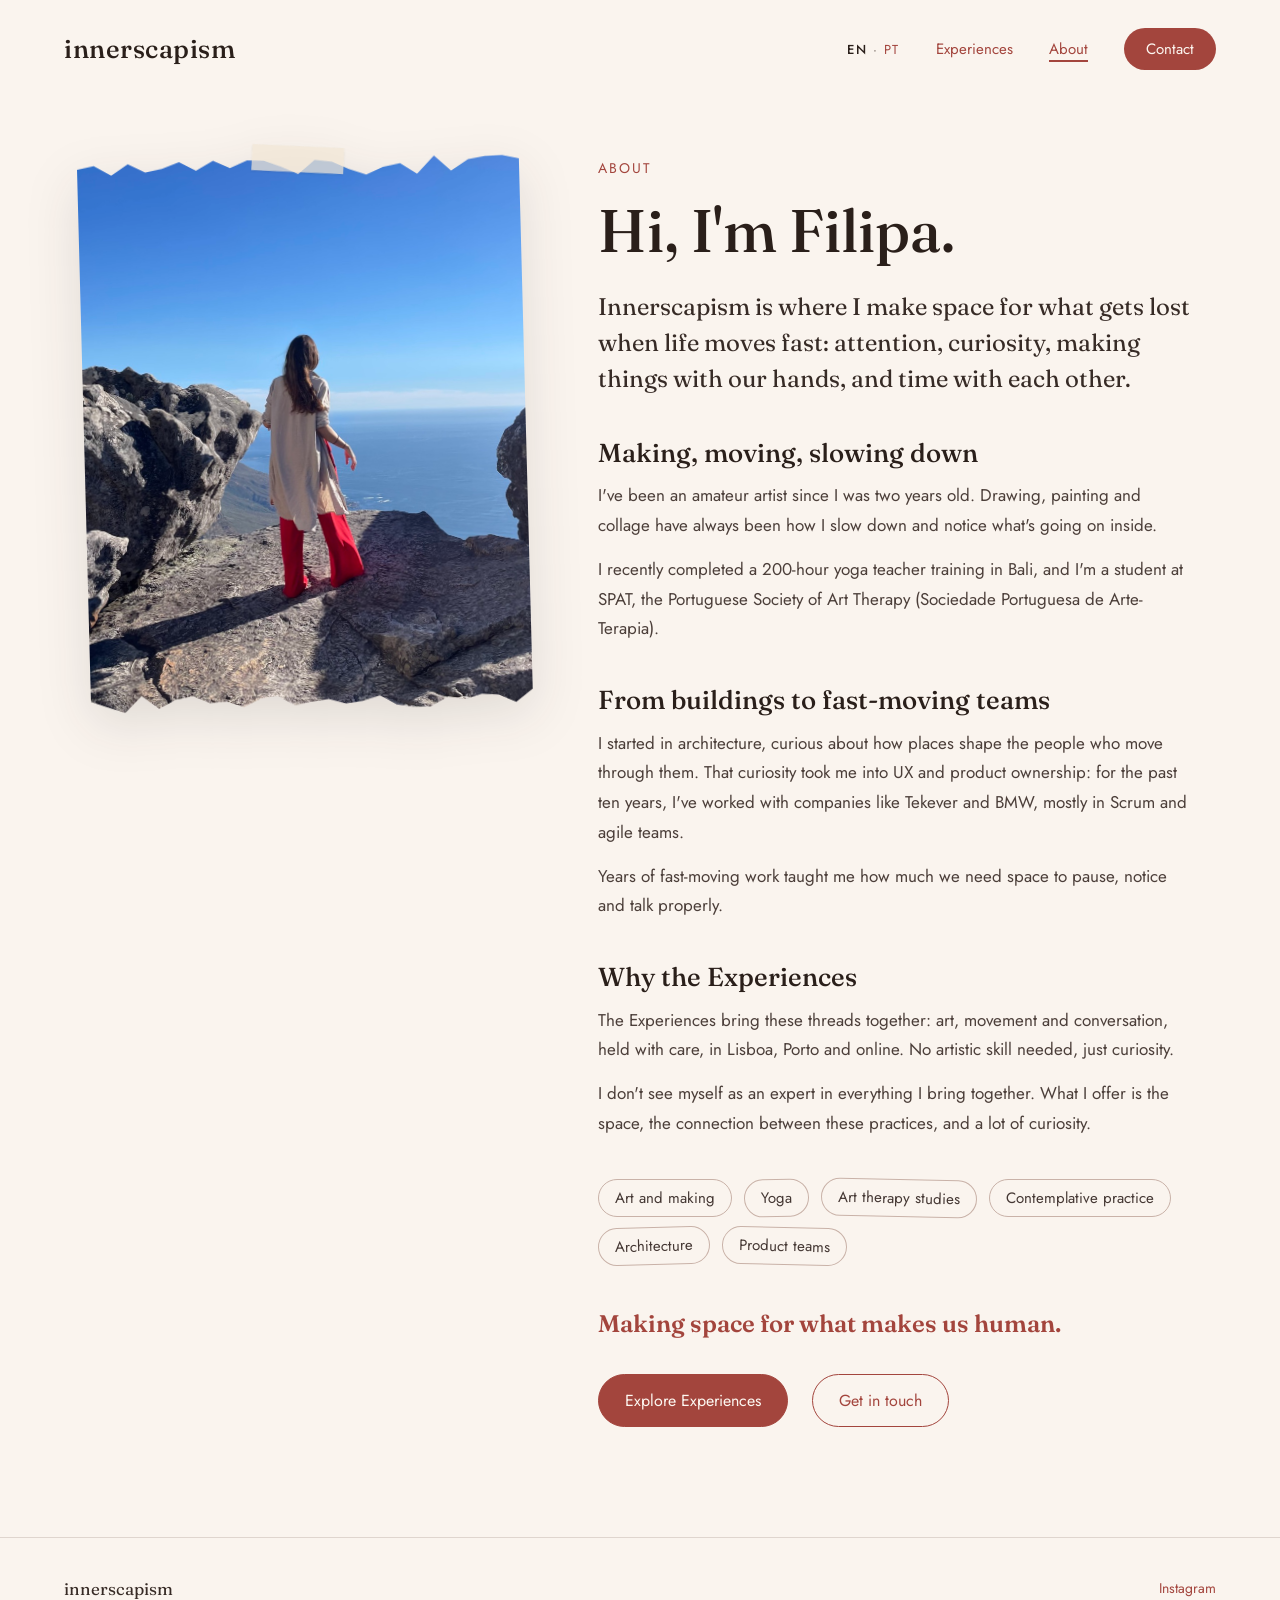
<file: about.html>
<!DOCTYPE html>
<html lang="en">
<head>
<meta charset="utf-8">
<meta name="viewport" content="width=device-width, initial-scale=1">
<title>About · innerscapism</title>
<meta name="description" content="The person behind Innerscapism: an artist since childhood, a yoga teacher and art therapy student, with a background in architecture and product teams.">
<meta property="og:type" content="website">
<meta property="og:site_name" content="innerscapism">
<meta property="og:title" content="About · innerscapism">
<meta property="og:description" content="The person behind Innerscapism: an artist since childhood, a yoga teacher and art therapy student, with a background in architecture and product teams.">
<meta property="og:url" content="https://innerscapism.com/about">
<meta property="og:image" content="https://innerscapism.com/assets/images/share/home.jpg">
<meta property="og:image:width" content="1200">
<meta property="og:image:height" content="630">
<meta name="twitter:card" content="summary_large_image">
<link rel="canonical" href="https://innerscapism.com/about">
<link rel="alternate" hreflang="en" href="https://innerscapism.com/about">
<link rel="alternate" hreflang="pt-PT" href="https://innerscapism.com/pt/about">
<link rel="alternate" hreflang="x-default" href="https://innerscapism.com/about">
<meta property="og:locale" content="en_GB">
<meta property="og:locale:alternate" content="pt_PT">
<link href="https://fonts.googleapis.com/css2?family=Fraunces:ital,opsz,wght@0,9..144,400;0,9..144,500;0,9..144,600;1,9..144,400&family=Jost:wght@300;400;500&display=swap" rel="stylesheet">
<link rel="stylesheet" href="assets/css/innerscapism.css?v=6a07893c">
<script src="assets/js/reveal.js?v=44e211de" defer></script>
<style>
  .a-hero { display: grid; grid-template-columns: 0.85fr 1.15fr; gap: 72px; padding: 60px 64px 110px; align-items: start; max-width: 1240px; margin: 0 auto; box-sizing: border-box; }
  .a-photo { position: relative; transform: rotate(-1.5deg); filter: drop-shadow(0 16px 26px rgba(33, 25, 23, 0.12)); position: sticky; top: 120px; }
  .a-photo img { display: block; width: 100%; height: auto; aspect-ratio: 4 / 5; object-fit: cover; }
  .a-photo .tape { top: -12px; left: 50%; transform: translateX(-50%) rotate(4deg); }
  .lead { font-family: 'Fraunces', serif; font-size: 24px; line-height: 1.5; color: oklch(30% 0.02 40); margin: 0 0 40px; max-width: 600px; }
  .chapter { margin: 0 0 40px; max-width: 600px; }
  .chapter h2 { font-family: 'Fraunces', serif; font-weight: 500; font-size: 26px; line-height: 1.25; margin: 0 0 12px; }
  .chapter p { font-size: 17px; line-height: 1.75; color: oklch(38% 0.02 40); margin: 0 0 14px; }
  .threads { display: flex; flex-wrap: wrap; gap: 10px 12px; list-style: none; margin: 8px 0 44px; padding: 0; max-width: 600px; }
  .threads li { font-size: 15px; padding: 7px 16px; border: 1px solid oklch(78% 0.03 45); border-radius: 999px; color: oklch(35% 0.02 40); }
  .threads li:nth-child(3n+2) { transform: rotate(-1.5deg); }
  .threads li:nth-child(3n) { transform: rotate(1.2deg); }
  .signoff { font-family: 'Fraunces', serif; font-weight: 600; font-size: 24px; color: #a3453d; margin: 8px 0 36px; }

  @media (max-width: 860px) {
    .a-hero { grid-template-columns: 1fr; padding: 48px 28px 80px; gap: 48px; }
    .a-photo { position: relative; top: 0; max-width: 460px; }
  }
  @media (max-width: 600px) {
    .a-hero { padding: 36px 18px 64px; }
    .lead { font-size: 20px; }
    .chapter p { font-size: 16px; }
  }
</style>
</head>
<body>

<div id="top" style="font-family: 'Jost', sans-serif; color: oklch(25% 0.02 40); background: oklch(97% 0.01 70); overflow-x: hidden;">

  <!-- NAV -->
  <a class="skip-link" href="#main">Skip to content</a>
  <div class="nav" style="display:flex; align-items:center; justify-content:space-between; padding: 28px 64px; position: sticky; top:0; z-index: 10; background: oklch(97% 0.01 70 / 0.9); backdrop-filter: blur(6px);">
    <a href="/" data-local="index.html" style="font-family:'Fraunces', serif; font-size: 26px; letter-spacing: 0.02em; font-weight: 500; text-decoration:none; color: oklch(25% 0.02 40);" aria-label="innerscapism, home">innerscapism</a>
    <nav class="nav-links" aria-label="Main menu" style="display:flex; gap: 36px; align-items:center; font-size: 15px;">
      <span class="lang-switch"><span aria-current="true">EN</span> · <a href="/pt/about" data-local="pt/about.html" hreflang="pt-PT" lang="pt-PT" aria-label="Ver em português">PT</a></span>
      <a href="/#experiences" data-local="index.html#experiences" style="text-decoration:none;">Experiences</a>
      <a href="/about" data-local="about.html" style="text-decoration:none;" aria-current="page">About</a>
      <a href="/contact" data-local="contact.html" class="cta-pill" style="text-decoration:none; padding: 10px 22px; background: #a3453d; color: oklch(98% 0.01 70); border-radius: 999px;">Contact</a>
    </nav>
  </div>
  <!-- /NAV -->

  <main id="main">

  <section class="a-hero" aria-labelledby="a-title">
    <div class="a-photo">
      <span class="tape"></span>
      <img width="910" height="1100" class="torn" src="assets/images/founder.jpg" alt="Filipa standing on a rocky clifftop above the sea, looking out at the horizon">
    </div>
    <div>
      <p class="kicker">About</p>
      <h1 id="a-title" style="font-family:'Fraunces', serif; font-weight: 500; font-size: 60px; line-height: 1.08; margin: 0 0 26px;">Hi, I'm Filipa.</h1>
      <p class="lead">Innerscapism is where I make space for what gets lost when life moves fast: attention, curiosity, making things with our hands, and time with each other.</p>

      <div class="chapter">
        <h2>Making, moving, slowing down</h2>
        <p>I've been an amateur artist since I was two years old. Drawing, painting and collage have always been how I slow down and notice what's going on inside.</p>
        <p>I recently completed a 200-hour yoga teacher training in Bali, and I'm a student at SPAT, the Portuguese Society of Art Therapy (Sociedade Portuguesa de Arte-Terapia).</p>
      </div>

      <div class="chapter">
        <h2>From buildings to fast-moving teams</h2>
        <p>I started in architecture, curious about how places shape the people who move through them. That curiosity took me into UX and product ownership: for the past ten years, I've worked with companies like Tekever and BMW, mostly in Scrum and agile teams.</p>
        <p>Years of fast-moving work taught me how much we need space to pause, notice and talk properly.</p>
      </div>

      <div class="chapter">
        <h2>Why the Experiences</h2>
        <p>The Experiences bring these threads together: art, movement and conversation, held with care, in Lisboa, Porto and online. No artistic skill needed, just curiosity.</p>
        <p>I don't see myself as an expert in everything I bring together. What I offer is the space, the connection between these practices, and a lot of curiosity.</p>
      </div>

      <ul class="threads" aria-label="Threads that run through the work">
        <li>Art and making</li>
        <li>Yoga</li>
        <li>Art therapy studies</li>
        <li>Contemplative practice</li>
        <li>Architecture</li>
        <li>Product teams</li>
      </ul>

      <p class="signoff">Making space for what makes us human.</p>
      <div class="btn-row">
        <a href="/#experiences" data-local="index.html#experiences" class="btn-primary">Explore Experiences</a>
        <a href="/contact" data-local="contact.html" class="btn-secondary">Get in touch</a>
      </div>
    </div>
  </section>

  </main>

  <!-- FOOTER -->
  <footer class="footer" style="padding: 40px 64px; border-top: 1px solid oklch(88% 0.015 60); display:flex; justify-content:space-between; align-items:center; gap: 24px; font-size: 14px; color: oklch(50% 0.02 40);">
    <a href="/" data-local="index.html" style="font-family:'Fraunces', serif; font-size: 17px; color: oklch(30% 0.02 40); text-decoration: none;">innerscapism</a>
    <nav class="footer-links" aria-label="Footer">
      <a href="https://www.instagram.com/innerscapism/">Instagram</a>
    </nav>
  </footer>
  <!-- /FOOTER -->

</div>

<script>
  // Opened as a local file (not on innerscapism.com): use file paths for clean links.
  if (location.protocol === 'file:') {
    document.querySelectorAll('a[data-local]').forEach(function (a) { a.href = a.getAttribute('data-local'); });
  }
</script>
</body>
</html>
</file>
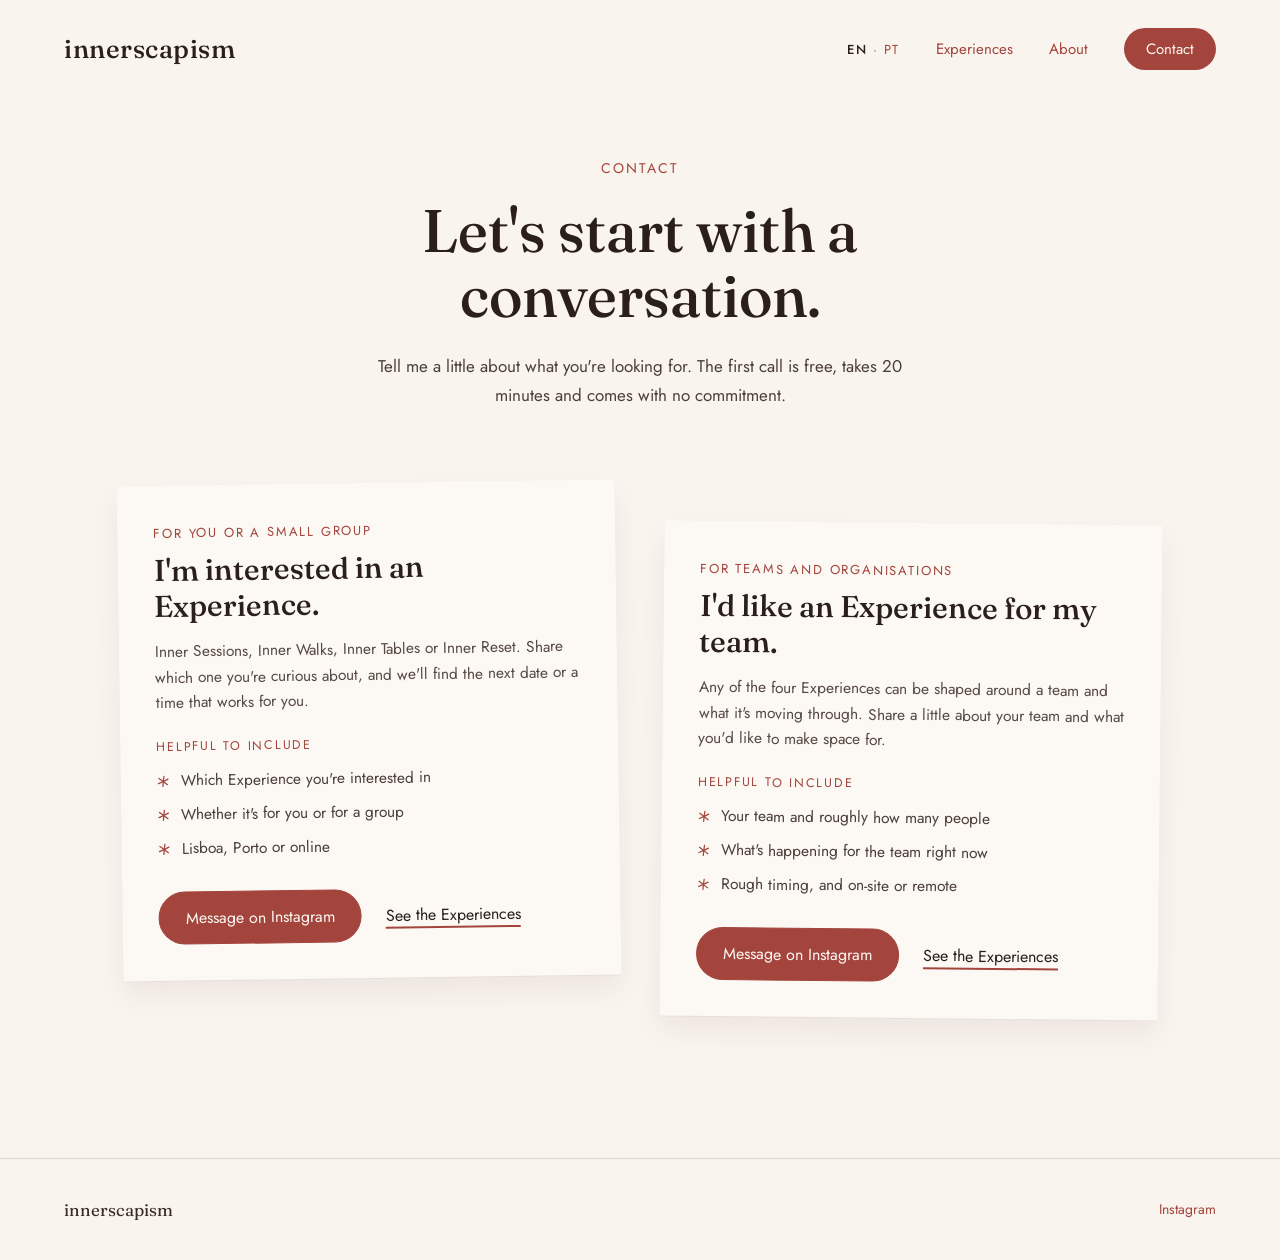
<file: contact.html>
<!DOCTYPE html>
<html lang="en">
<head>
<meta charset="utf-8">
<meta name="viewport" content="width=device-width, initial-scale=1">
<title>Contact · innerscapism</title>
<meta name="description" content="Get in touch about a creative Experience in Lisboa, Porto or online, for yourself, a small group or your team. The first call is free.">
<meta property="og:type" content="website">
<meta property="og:site_name" content="innerscapism">
<meta property="og:title" content="Contact · innerscapism">
<meta property="og:description" content="Get in touch about a creative Experience in Lisboa, Porto or online, for yourself, a small group or your team. The first call is free.">
<meta property="og:url" content="https://innerscapism.com/contact">
<meta property="og:image" content="https://innerscapism.com/assets/images/share/home.jpg">
<meta property="og:image:width" content="1200">
<meta property="og:image:height" content="630">
<meta name="twitter:card" content="summary_large_image">
<link rel="canonical" href="https://innerscapism.com/contact">
<link rel="alternate" hreflang="en" href="https://innerscapism.com/contact">
<link rel="alternate" hreflang="pt-PT" href="https://innerscapism.com/pt/contact">
<link rel="alternate" hreflang="x-default" href="https://innerscapism.com/contact">
<meta property="og:locale" content="en_GB">
<meta property="og:locale:alternate" content="pt_PT">
<link href="https://fonts.googleapis.com/css2?family=Fraunces:ital,opsz,wght@0,9..144,400;0,9..144,500;0,9..144,600;1,9..144,400&family=Jost:wght@300;400;500&display=swap" rel="stylesheet">
<link rel="stylesheet" href="assets/css/innerscapism.css?v=6a07893c">
<script src="assets/js/reveal.js?v=44e211de" defer></script>
<style>
  .c-head { text-align: center; max-width: 680px; margin: 0 auto; padding: 60px 24px 72px; }
  .routes { display: grid; grid-template-columns: repeat(2, minmax(0, 1fr)); gap: 44px; max-width: 1040px; margin: 0 auto; padding: 0 64px 140px; align-items: start; }
  .routes .door { padding: 38px 36px 36px; scroll-margin-top: 110px; }
  .routes .door:nth-child(2) { margin-top: 40px; }
  .routes h2 { font-family: 'Fraunces', serif; font-weight: 500; font-size: 30px; line-height: 1.2; margin: 0 0 14px; }
  .routes .door-title-span { display: block; font-size: 13px; letter-spacing: 0.14em; text-transform: uppercase; color: #a3453d; margin-bottom: 10px; }
  .routes .btn-row { margin-top: 26px; }

  @media (max-width: 860px) {
    .routes { grid-template-columns: 1fr; max-width: 600px; padding: 0 28px 96px; }
    .routes .door:nth-child(2) { margin-top: 0; }
  }
  @media (max-width: 600px) {
    .c-head { padding: 36px 18px 56px; }
    .routes { padding: 0 18px 80px; }
    .routes .door { padding: 28px 22px 26px; }
    .routes h2 { font-size: 25px; }
  }
</style>
</head>
<body>

<div id="top" style="font-family: 'Jost', sans-serif; color: oklch(25% 0.02 40); background: oklch(97% 0.01 70); overflow-x: hidden;">

  <!-- NAV -->
  <a class="skip-link" href="#main">Skip to content</a>
  <div class="nav" style="display:flex; align-items:center; justify-content:space-between; padding: 28px 64px; position: sticky; top:0; z-index: 10; background: oklch(97% 0.01 70 / 0.9); backdrop-filter: blur(6px);">
    <a href="/" data-local="index.html" style="font-family:'Fraunces', serif; font-size: 26px; letter-spacing: 0.02em; font-weight: 500; text-decoration:none; color: oklch(25% 0.02 40);" aria-label="innerscapism, home">innerscapism</a>
    <nav class="nav-links" aria-label="Main menu" style="display:flex; gap: 36px; align-items:center; font-size: 15px;">
      <span class="lang-switch"><span aria-current="true">EN</span> · <a href="/pt/contact" data-local="pt/contact.html" hreflang="pt-PT" lang="pt-PT" aria-label="Ver em português">PT</a></span>
      <a href="/#experiences" data-local="index.html#experiences" style="text-decoration:none;">Experiences</a>
      <a href="/about" data-local="about.html" style="text-decoration:none;">About</a>
      <a href="/contact" data-local="contact.html" class="cta-pill" style="text-decoration:none; padding: 10px 22px; background: #a3453d; color: oklch(98% 0.01 70); border-radius: 999px;" aria-current="page">Contact</a>
    </nav>
  </div>
  <!-- /NAV -->

  <main id="main">

  <section class="c-head" aria-labelledby="c-title">
    <p class="kicker">Contact</p>
    <h1 id="c-title" style="font-family:'Fraunces', serif; font-weight: 500; font-size: 60px; line-height: 1.08; margin: 0 0 24px;">Let's start with a conversation.</h1>
    <p class="body-copy" style="margin: 0 auto; text-align: center; max-width: 560px;">Tell me a little about what you're looking for. The first call is free, takes 20 minutes and comes with no commitment.</p>
  </section>

  <div class="routes">

    <section class="door" id="experiences" aria-labelledby="route-exp">
      <span class="door-title-span">For you or a small group</span>
      <h2 id="route-exp">I'm interested in an Experience.</h2>
      <p class="door-note">Inner Sessions, Inner Walks, Inner Tables or Inner Reset. Share which one you're curious about, and we'll find the next date or a time that works for you.</p>
      <p class="list-label">Helpful to include</p>
      <ul class="ticks">
        <li>Which Experience you're interested in</li>
        <li>Whether it's for you or for a group</li>
        <li>Lisboa, Porto or online</li>
      </ul>
      <div class="btn-row">
        <a href="https://ig.me/m/innerscapism" class="btn-primary" rel="noopener">Message on Instagram</a>
        <a href="/#experiences" data-local="index.html#experiences" class="text-link">See the Experiences</a>
      </div>
    </section>

    <section class="door" id="teams" aria-labelledby="route-team">
      <span class="door-title-span">For teams and organisations</span>
      <h2 id="route-team">I'd like an Experience for my team.</h2>
      <p class="door-note">Any of the four Experiences can be shaped around a team and what it's moving through. Share a little about your team and what you'd like to make space for.</p>
      <p class="list-label">Helpful to include</p>
      <ul class="ticks">
        <li>Your team and roughly how many people</li>
        <li>What's happening for the team right now</li>
        <li>Rough timing, and on-site or remote</li>
      </ul>
      <div class="btn-row">
        <a href="https://ig.me/m/innerscapism" class="btn-primary" rel="noopener">Message on Instagram</a>
        <a href="/#experiences" data-local="index.html#experiences" class="text-link">See the Experiences</a>
      </div>
    </section>

  </div>


  </main>

  <!-- FOOTER -->
  <footer class="footer" style="padding: 40px 64px; border-top: 1px solid oklch(88% 0.015 60); display:flex; justify-content:space-between; align-items:center; gap: 24px; font-size: 14px; color: oklch(50% 0.02 40);">
    <a href="/" data-local="index.html" style="font-family:'Fraunces', serif; font-size: 17px; color: oklch(30% 0.02 40); text-decoration: none;">innerscapism</a>
    <nav class="footer-links" aria-label="Footer">
      <a href="https://www.instagram.com/innerscapism/">Instagram</a>
    </nav>
  </footer>
  <!-- /FOOTER -->

</div>

<script>
  // Opened as a local file (not on innerscapism.com): use file paths for clean links.
  if (location.protocol === 'file:') {
    document.querySelectorAll('a[data-local]').forEach(function (a) { a.href = a.getAttribute('data-local'); });
  }
</script>
</body>
</html>
</file>
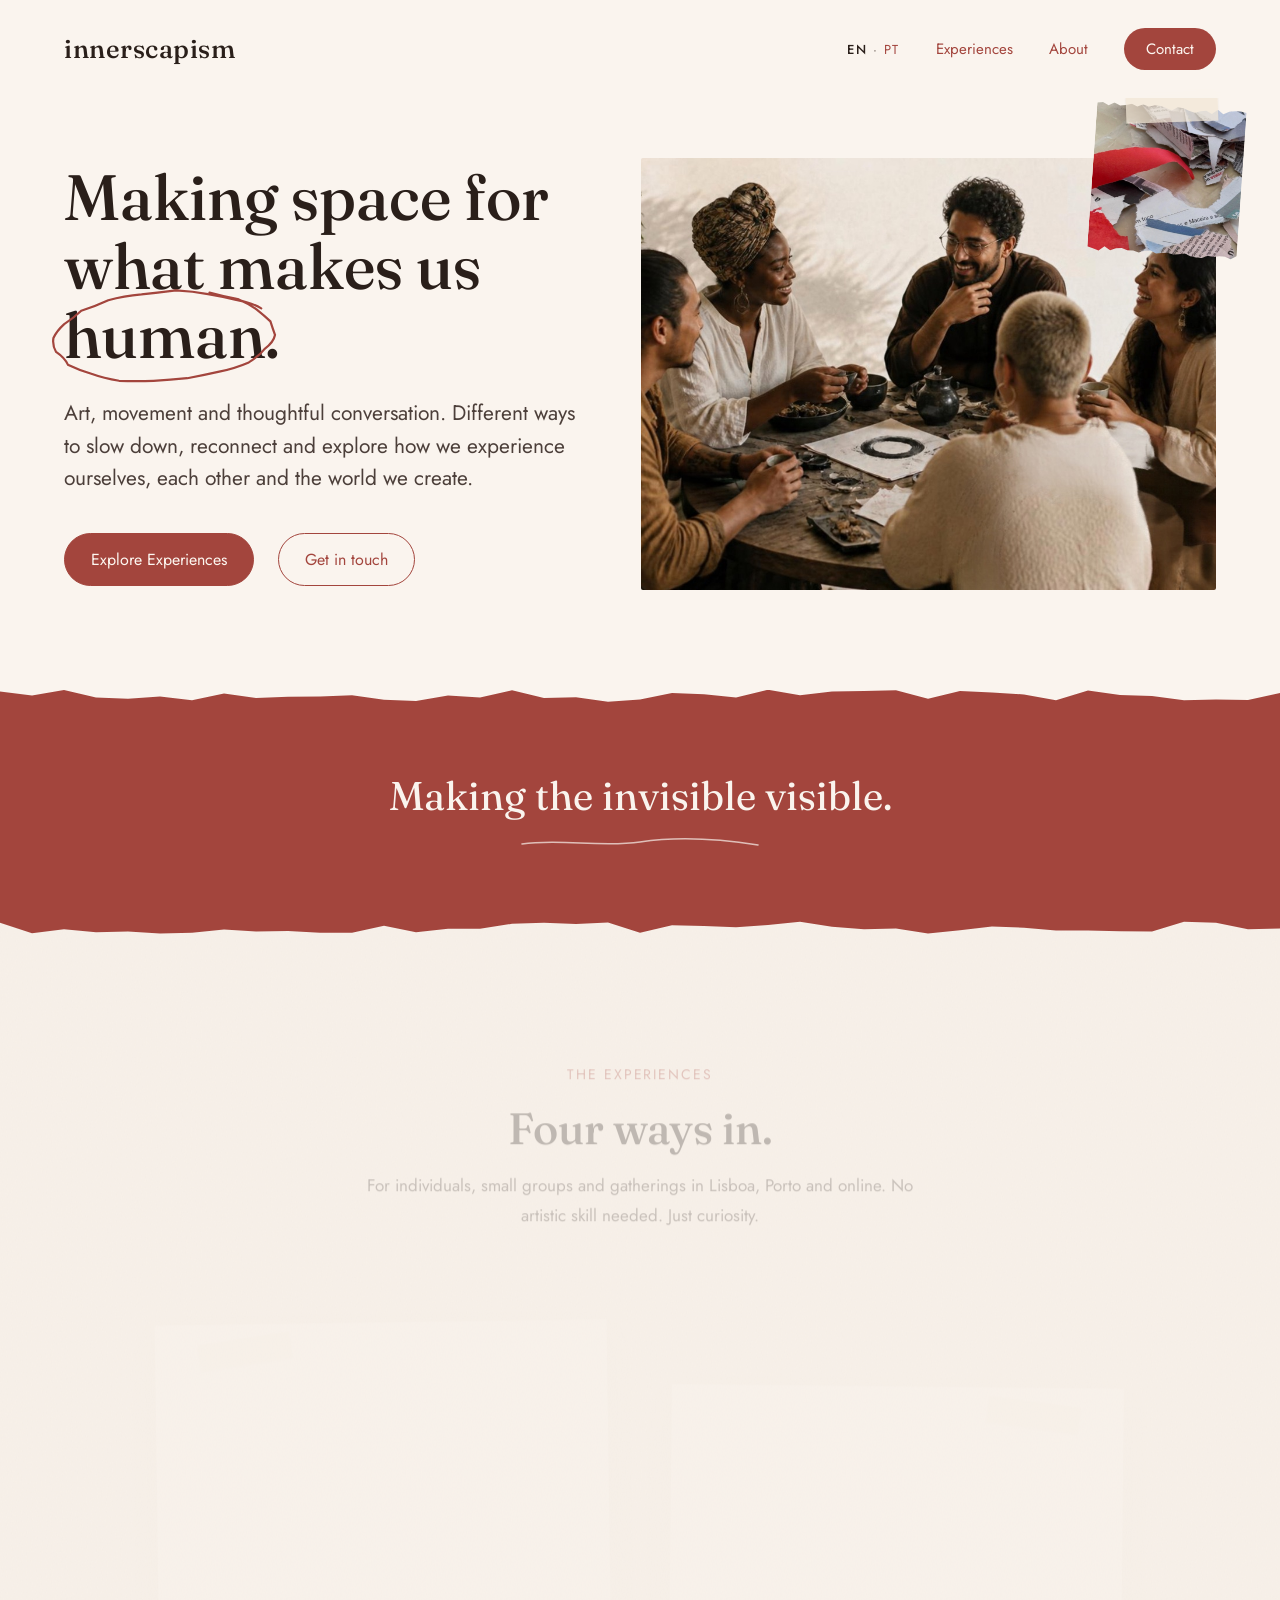
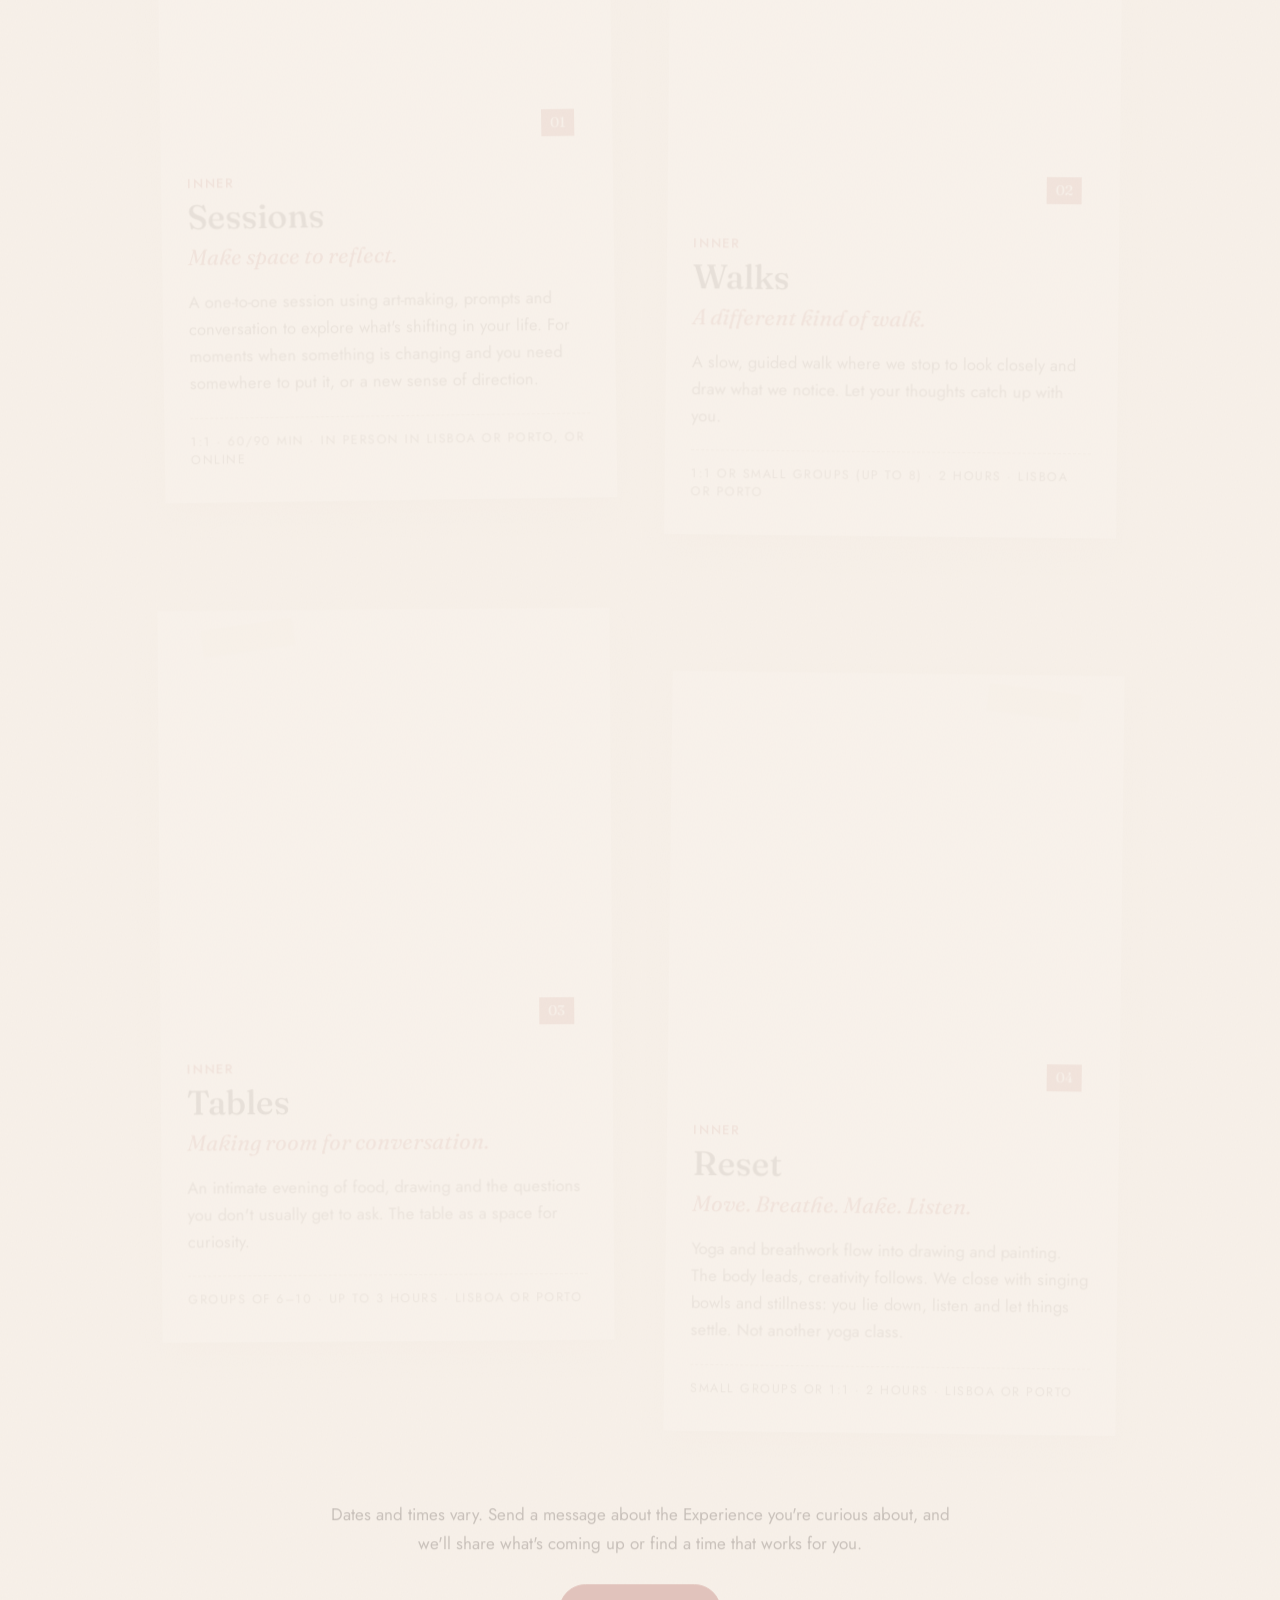
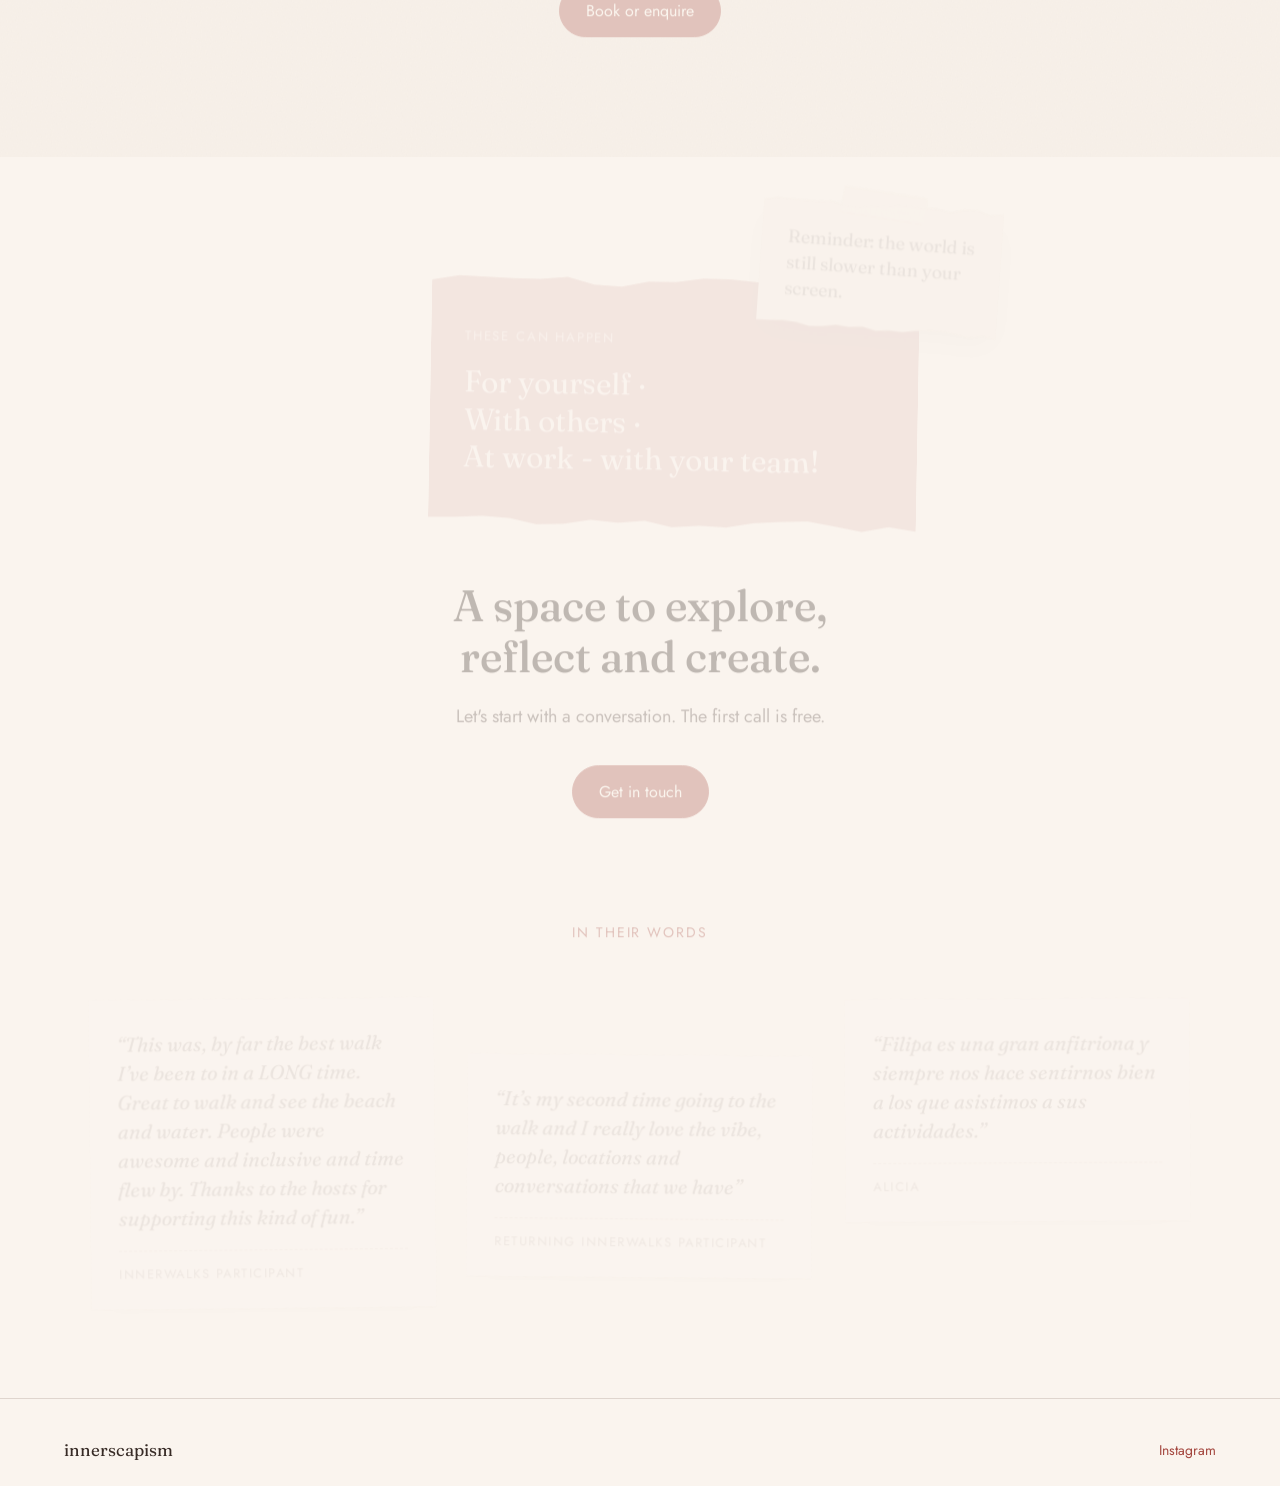
<file: innerware.html>
<!DOCTYPE html>
<html lang="en">
<head>
<meta charset="utf-8">
<meta name="robots" content="noindex">
<meta http-equiv="refresh" content="0; url=/">
<link rel="canonical" href="https://innerscapism.com/">
<title>innerscapism</title>
</head>
<body style="font-family: sans-serif; background: #f8f3ee; color: #3a2a24; padding: 40px;">
<p>This page has moved. <a href="/">Go to innerscapism</a></p>
</body>
</html>
</file>
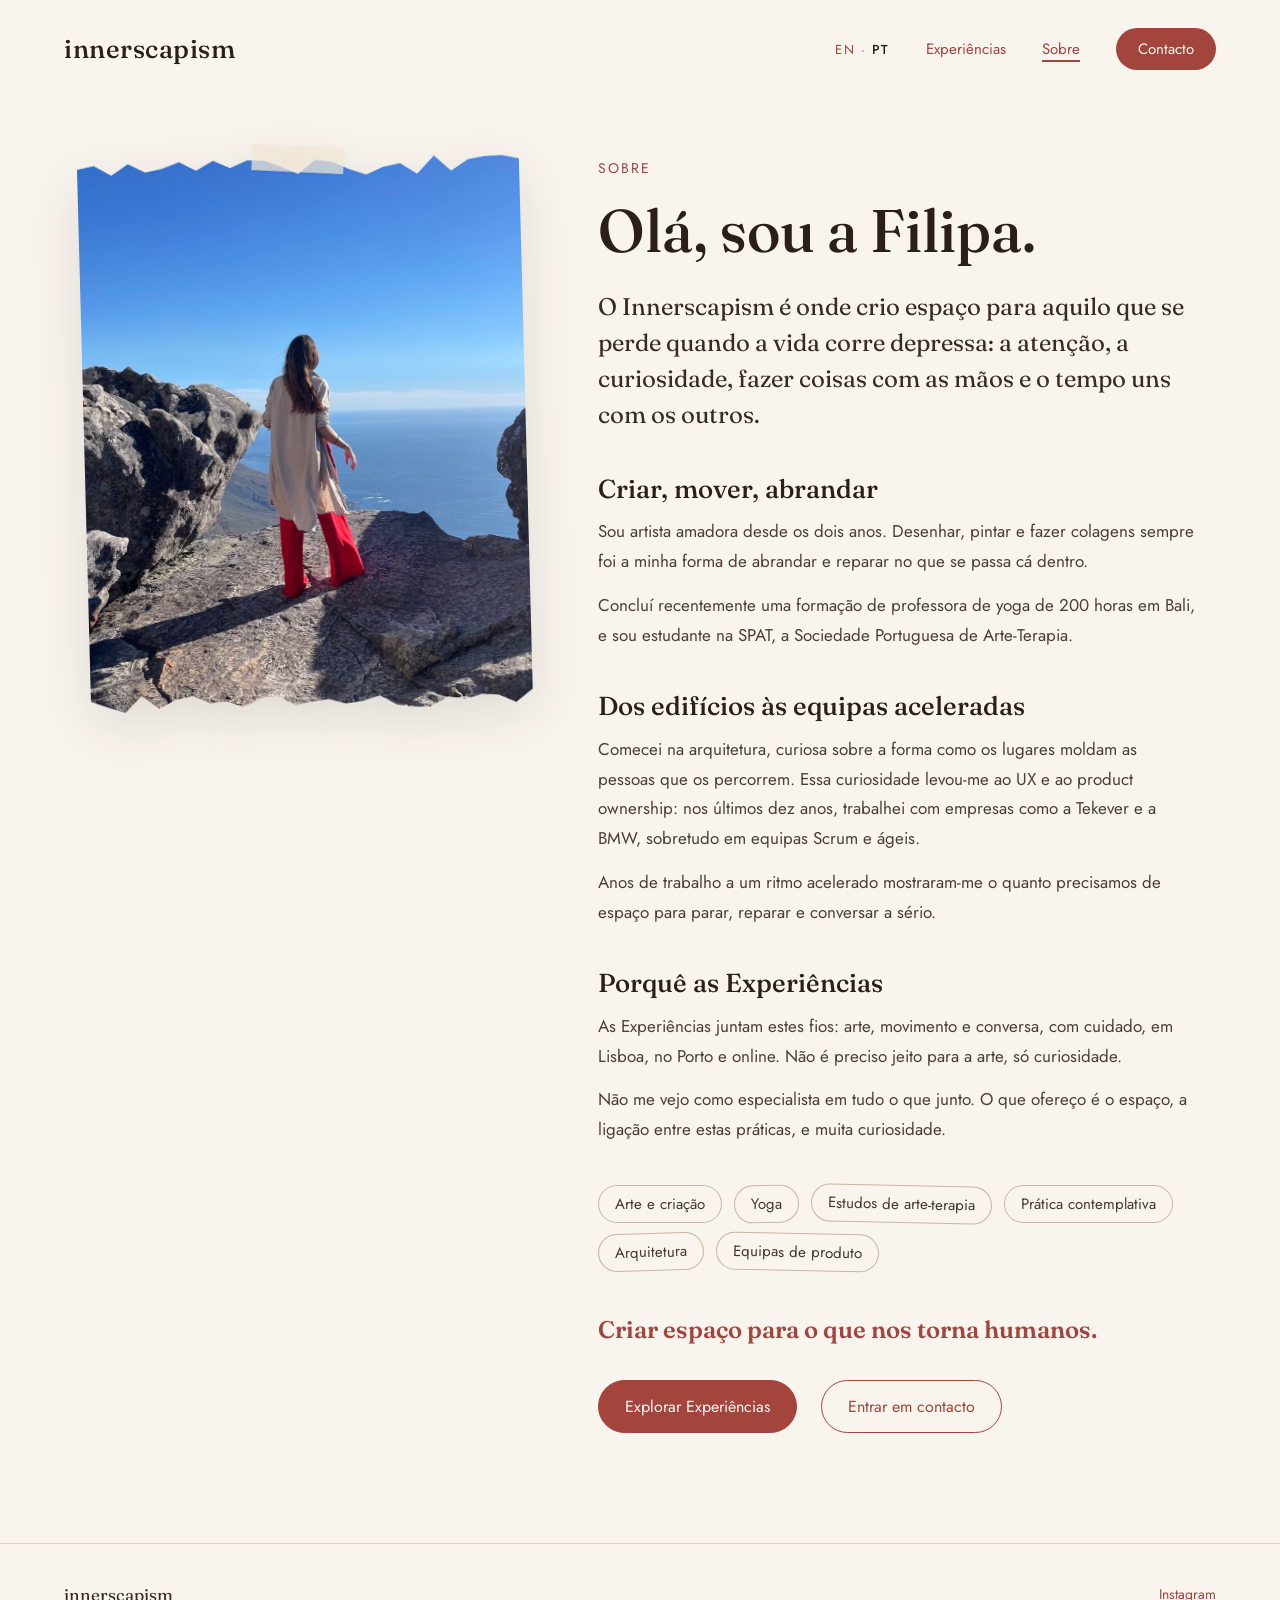
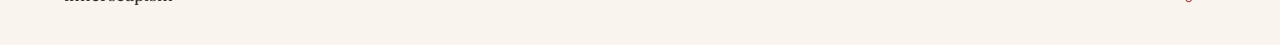
<file: pt/about.html>
<!DOCTYPE html>
<html lang="pt-PT">
<head>
<meta charset="utf-8">
<meta name="viewport" content="width=device-width, initial-scale=1">
<title>Sobre · innerscapism</title>
<meta name="description" content="A pessoa por trás do Innerscapism: artista desde a infância, professora de yoga e estudante de arte-terapia, com um percurso em arquitetura e equipas de produto.">
<meta property="og:type" content="website">
<meta property="og:site_name" content="innerscapism">
<meta property="og:title" content="Sobre · innerscapism">
<meta property="og:description" content="A pessoa por trás do Innerscapism: artista desde a infância, professora de yoga e estudante de arte-terapia, com um percurso em arquitetura e equipas de produto.">
<meta property="og:url" content="https://innerscapism.com/pt/about">
<meta property="og:image" content="https://innerscapism.com/assets/images/share/home.jpg">
<meta property="og:image:width" content="1200">
<meta property="og:image:height" content="630">
<meta name="twitter:card" content="summary_large_image">
<link rel="canonical" href="https://innerscapism.com/pt/about">
<link rel="alternate" hreflang="en" href="https://innerscapism.com/about">
<link rel="alternate" hreflang="pt-PT" href="https://innerscapism.com/pt/about">
<link rel="alternate" hreflang="x-default" href="https://innerscapism.com/about">
<meta property="og:locale" content="pt_PT">
<meta property="og:locale:alternate" content="en_GB">
<link href="https://fonts.googleapis.com/css2?family=Fraunces:ital,opsz,wght@0,9..144,400;0,9..144,500;0,9..144,600;1,9..144,400&family=Jost:wght@300;400;500&display=swap" rel="stylesheet">
<link rel="stylesheet" href="../assets/css/innerscapism.css?v=6a07893c">
<script src="../assets/js/reveal.js?v=44e211de" defer></script>
<style>
  .a-hero { display: grid; grid-template-columns: 0.85fr 1.15fr; gap: 72px; padding: 60px 64px 110px; align-items: start; max-width: 1240px; margin: 0 auto; box-sizing: border-box; }
  .a-photo { position: relative; transform: rotate(-1.5deg); filter: drop-shadow(0 16px 26px rgba(33, 25, 23, 0.12)); position: sticky; top: 120px; }
  .a-photo img { display: block; width: 100%; height: auto; aspect-ratio: 4 / 5; object-fit: cover; }
  .a-photo .tape { top: -12px; left: 50%; transform: translateX(-50%) rotate(4deg); }
  .lead { font-family: 'Fraunces', serif; font-size: 24px; line-height: 1.5; color: oklch(30% 0.02 40); margin: 0 0 40px; max-width: 600px; }
  .chapter { margin: 0 0 40px; max-width: 600px; }
  .chapter h2 { font-family: 'Fraunces', serif; font-weight: 500; font-size: 26px; line-height: 1.25; margin: 0 0 12px; }
  .chapter p { font-size: 17px; line-height: 1.75; color: oklch(38% 0.02 40); margin: 0 0 14px; }
  .threads { display: flex; flex-wrap: wrap; gap: 10px 12px; list-style: none; margin: 8px 0 44px; padding: 0; max-width: 600px; }
  .threads li { font-size: 15px; padding: 7px 16px; border: 1px solid oklch(78% 0.03 45); border-radius: 999px; color: oklch(35% 0.02 40); }
  .threads li:nth-child(3n+2) { transform: rotate(-1.5deg); }
  .threads li:nth-child(3n) { transform: rotate(1.2deg); }
  .signoff { font-family: 'Fraunces', serif; font-weight: 600; font-size: 24px; color: #a3453d; margin: 8px 0 36px; }

  @media (max-width: 860px) {
    .a-hero { grid-template-columns: 1fr; padding: 48px 28px 80px; gap: 48px; }
    .a-photo { position: relative; top: 0; max-width: 460px; }
  }
  @media (max-width: 600px) {
    .a-hero { padding: 36px 18px 64px; }
    .lead { font-size: 20px; }
    .chapter p { font-size: 16px; }
  }
</style>
</head>
<body>

<div id="top" style="font-family: 'Jost', sans-serif; color: oklch(25% 0.02 40); background: oklch(97% 0.01 70); overflow-x: hidden;">

  <!-- NAV -->
  <a class="skip-link" href="#main">Saltar para o conteúdo</a>
  <div class="nav" style="display:flex; align-items:center; justify-content:space-between; padding: 28px 64px; position: sticky; top:0; z-index: 10; background: oklch(97% 0.01 70 / 0.9); backdrop-filter: blur(6px);">
    <a href="/pt/" data-local="index.html" style="font-family:'Fraunces', serif; font-size: 26px; letter-spacing: 0.02em; font-weight: 500; text-decoration:none; color: oklch(25% 0.02 40);" aria-label="innerscapism, página inicial">innerscapism</a>
    <nav class="nav-links" aria-label="Menu principal" style="display:flex; gap: 36px; align-items:center; font-size: 15px;">
      <span class="lang-switch"><a href="/about" data-local="../about.html" hreflang="en" lang="en" aria-label="View in English">EN</a> · <span aria-current="true">PT</span></span>
      <a href="/pt/#experiences" data-local="index.html#experiences" style="text-decoration:none;">Experiências</a>
      <a href="/pt/about" data-local="about.html" style="text-decoration:none;" aria-current="page">Sobre</a>
      <a href="/pt/contact" data-local="contact.html" class="cta-pill" style="text-decoration:none; padding: 10px 22px; background: #a3453d; color: oklch(98% 0.01 70); border-radius: 999px;">Contacto</a>
    </nav>
  </div>
  <!-- /NAV -->

  <main id="main">

  <section class="a-hero" aria-labelledby="a-title">
    <div class="a-photo">
      <span class="tape"></span>
      <img width="910" height="1100" class="torn" src="../assets/images/founder.jpg" alt="A Filipa de pé no topo de uma falésia rochosa sobre o mar, a olhar para o horizonte">
    </div>
    <div>
      <p class="kicker">Sobre</p>
      <h1 id="a-title" style="font-family:'Fraunces', serif; font-weight: 500; font-size: 60px; line-height: 1.08; margin: 0 0 26px;">Olá, sou a Filipa.</h1>
      <p class="lead">O Innerscapism é onde crio espaço para aquilo que se perde quando a vida corre depressa: a atenção, a curiosidade, fazer coisas com as mãos e o tempo uns com os outros.</p>

      <div class="chapter">
        <h2>Criar, mover, abrandar</h2>
        <p>Sou artista amadora desde os dois anos. Desenhar, pintar e fazer colagens sempre foi a minha forma de abrandar e reparar no que se passa cá dentro.</p>
        <p>Concluí recentemente uma formação de professora de yoga de 200 horas em Bali, e sou estudante na SPAT, a Sociedade Portuguesa de Arte-Terapia.</p>
      </div>

      <div class="chapter">
        <h2>Dos edifícios às equipas aceleradas</h2>
        <p>Comecei na arquitetura, curiosa sobre a forma como os lugares moldam as pessoas que os percorrem. Essa curiosidade levou-me ao UX e ao product ownership: nos últimos dez anos, trabalhei com empresas como a Tekever e a BMW, sobretudo em equipas Scrum e ágeis.</p>
        <p>Anos de trabalho a um ritmo acelerado mostraram-me o quanto precisamos de espaço para parar, reparar e conversar a sério.</p>
      </div>

      <div class="chapter">
        <h2>Porquê as Experiências</h2>
        <p>As Experiências juntam estes fios: arte, movimento e conversa, com cuidado, em Lisboa, no Porto e online. Não é preciso jeito para a arte, só curiosidade.</p>
        <p>Não me vejo como especialista em tudo o que junto. O que ofereço é o espaço, a ligação entre estas práticas, e muita curiosidade.</p>
      </div>

      <ul class="threads" aria-label="Fios que atravessam o trabalho">
        <li>Arte e criação</li>
        <li>Yoga</li>
        <li>Estudos de arte-terapia</li>
        <li>Prática contemplativa</li>
        <li>Arquitetura</li>
        <li>Equipas de produto</li>
      </ul>

      <p class="signoff">Criar espaço para o que nos torna humanos.</p>
      <div class="btn-row">
        <a href="/pt/#experiences" data-local="index.html#experiences" class="btn-primary">Explorar Experiências</a>
        <a href="/pt/contact" data-local="contact.html" class="btn-secondary">Entrar em contacto</a>
      </div>
    </div>
  </section>

  </main>

  <!-- FOOTER -->
  <footer class="footer" style="padding: 40px 64px; border-top: 1px solid oklch(88% 0.015 60); display:flex; justify-content:space-between; align-items:center; gap: 24px; font-size: 14px; color: oklch(50% 0.02 40);">
    <a href="/pt/" data-local="index.html" style="font-family:'Fraunces', serif; font-size: 17px; color: oklch(30% 0.02 40); text-decoration: none;">innerscapism</a>
    <nav class="footer-links" aria-label="Rodapé">
      <a href="https://www.instagram.com/innerscapism/">Instagram</a>
    </nav>
  </footer>
  <!-- /FOOTER -->

</div>

<script>
  // Opened as a local file (not on innerscapism.com): use file paths for clean links.
  if (location.protocol === 'file:') {
    document.querySelectorAll('a[data-local]').forEach(function (a) { a.href = a.getAttribute('data-local'); });
  }
</script>
</body>
</html>
</file>
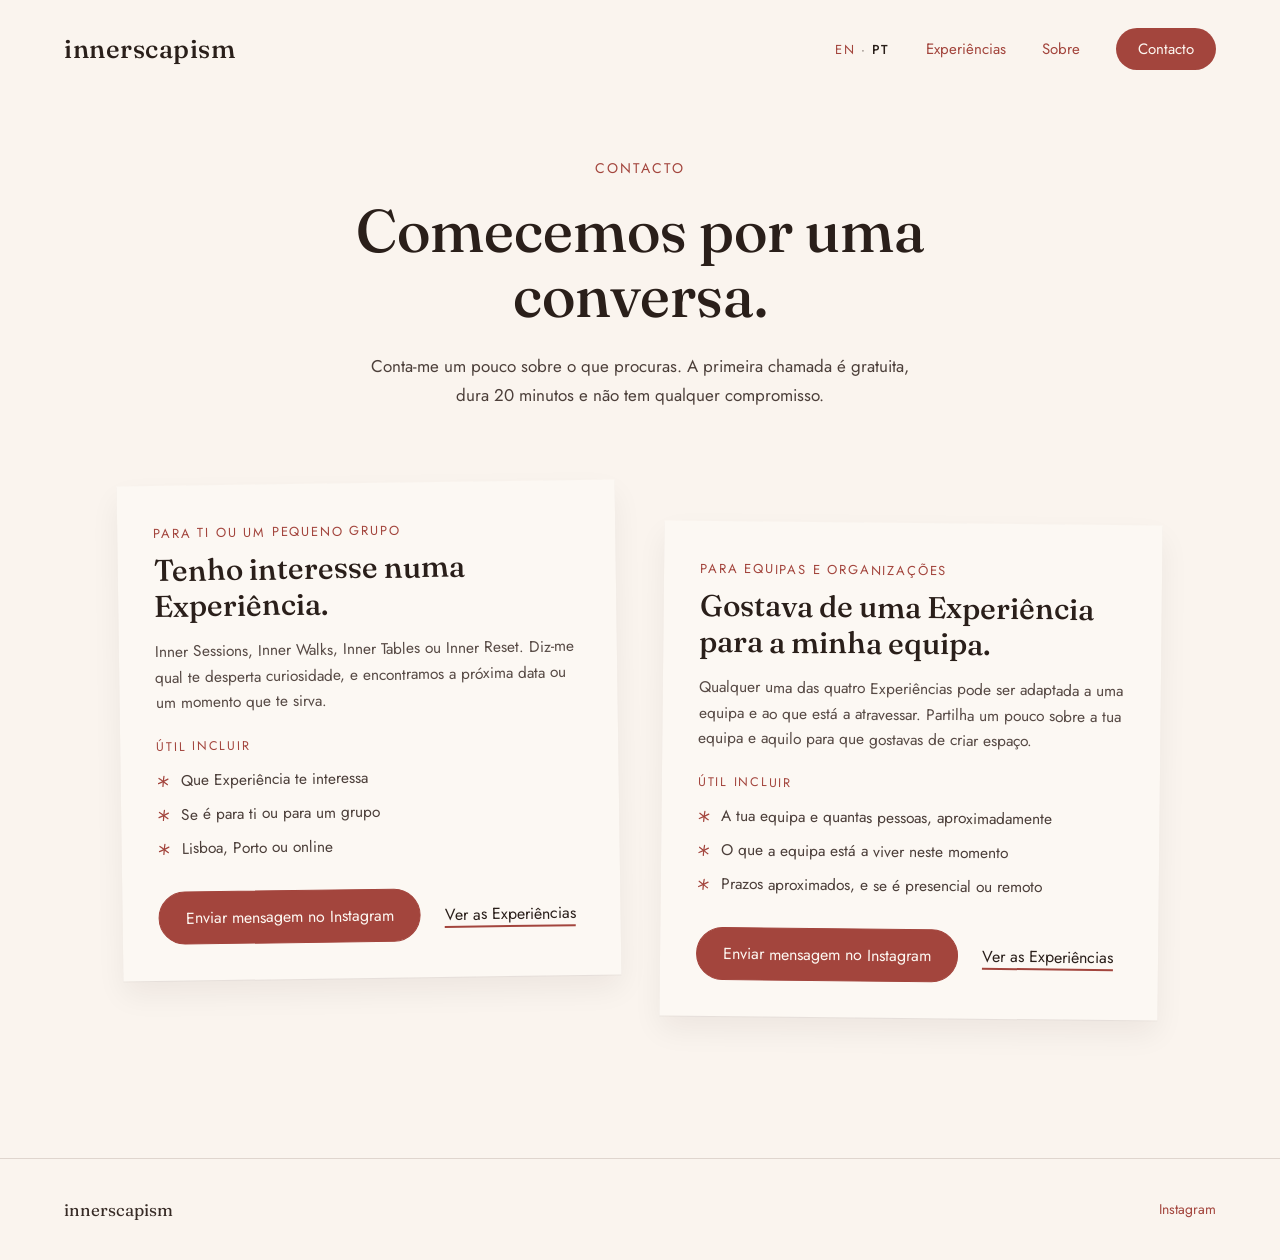
<file: pt/contact.html>
<!DOCTYPE html>
<html lang="pt-PT">
<head>
<meta charset="utf-8">
<meta name="viewport" content="width=device-width, initial-scale=1">
<title>Contacto · innerscapism</title>
<meta name="description" content="Entra em contacto sobre uma Experiência criativa em Lisboa, no Porto ou online, para ti, para um pequeno grupo ou para a tua equipa. A primeira chamada é gratuita.">
<meta property="og:type" content="website">
<meta property="og:site_name" content="innerscapism">
<meta property="og:title" content="Contacto · innerscapism">
<meta property="og:description" content="Entra em contacto sobre uma Experiência criativa em Lisboa, no Porto ou online, para ti, para um pequeno grupo ou para a tua equipa. A primeira chamada é gratuita.">
<meta property="og:url" content="https://innerscapism.com/pt/contact">
<meta property="og:image" content="https://innerscapism.com/assets/images/share/home.jpg">
<meta property="og:image:width" content="1200">
<meta property="og:image:height" content="630">
<meta name="twitter:card" content="summary_large_image">
<link rel="canonical" href="https://innerscapism.com/pt/contact">
<link rel="alternate" hreflang="en" href="https://innerscapism.com/contact">
<link rel="alternate" hreflang="pt-PT" href="https://innerscapism.com/pt/contact">
<link rel="alternate" hreflang="x-default" href="https://innerscapism.com/contact">
<meta property="og:locale" content="pt_PT">
<meta property="og:locale:alternate" content="en_GB">
<link href="https://fonts.googleapis.com/css2?family=Fraunces:ital,opsz,wght@0,9..144,400;0,9..144,500;0,9..144,600;1,9..144,400&family=Jost:wght@300;400;500&display=swap" rel="stylesheet">
<link rel="stylesheet" href="../assets/css/innerscapism.css?v=6a07893c">
<script src="../assets/js/reveal.js?v=44e211de" defer></script>
<style>
  .c-head { text-align: center; max-width: 680px; margin: 0 auto; padding: 60px 24px 72px; }
  .routes { display: grid; grid-template-columns: repeat(2, minmax(0, 1fr)); gap: 44px; max-width: 1040px; margin: 0 auto; padding: 0 64px 140px; align-items: start; }
  .routes .door { padding: 38px 36px 36px; scroll-margin-top: 110px; }
  .routes .door:nth-child(2) { margin-top: 40px; }
  .routes h2 { font-family: 'Fraunces', serif; font-weight: 500; font-size: 30px; line-height: 1.2; margin: 0 0 14px; }
  .routes .door-title-span { display: block; font-size: 13px; letter-spacing: 0.14em; text-transform: uppercase; color: #a3453d; margin-bottom: 10px; }
  .routes .btn-row { margin-top: 26px; }

  @media (max-width: 860px) {
    .routes { grid-template-columns: 1fr; max-width: 600px; padding: 0 28px 96px; }
    .routes .door:nth-child(2) { margin-top: 0; }
  }
  @media (max-width: 600px) {
    .c-head { padding: 36px 18px 56px; }
    .routes { padding: 0 18px 80px; }
    .routes .door { padding: 28px 22px 26px; }
    .routes h2 { font-size: 25px; }
  }
</style>
</head>
<body>

<div id="top" style="font-family: 'Jost', sans-serif; color: oklch(25% 0.02 40); background: oklch(97% 0.01 70); overflow-x: hidden;">

  <!-- NAV -->
  <a class="skip-link" href="#main">Saltar para o conteúdo</a>
  <div class="nav" style="display:flex; align-items:center; justify-content:space-between; padding: 28px 64px; position: sticky; top:0; z-index: 10; background: oklch(97% 0.01 70 / 0.9); backdrop-filter: blur(6px);">
    <a href="/pt/" data-local="index.html" style="font-family:'Fraunces', serif; font-size: 26px; letter-spacing: 0.02em; font-weight: 500; text-decoration:none; color: oklch(25% 0.02 40);" aria-label="innerscapism, página inicial">innerscapism</a>
    <nav class="nav-links" aria-label="Menu principal" style="display:flex; gap: 36px; align-items:center; font-size: 15px;">
      <span class="lang-switch"><a href="/contact" data-local="../contact.html" hreflang="en" lang="en" aria-label="View in English">EN</a> · <span aria-current="true">PT</span></span>
      <a href="/pt/#experiences" data-local="index.html#experiences" style="text-decoration:none;">Experiências</a>
      <a href="/pt/about" data-local="about.html" style="text-decoration:none;">Sobre</a>
      <a href="/pt/contact" data-local="contact.html" class="cta-pill" style="text-decoration:none; padding: 10px 22px; background: #a3453d; color: oklch(98% 0.01 70); border-radius: 999px;" aria-current="page">Contacto</a>
    </nav>
  </div>
  <!-- /NAV -->

  <main id="main">

  <section class="c-head" aria-labelledby="c-title">
    <p class="kicker">Contacto</p>
    <h1 id="c-title" style="font-family:'Fraunces', serif; font-weight: 500; font-size: 60px; line-height: 1.08; margin: 0 0 24px;">Comecemos por uma conversa.</h1>
    <p class="body-copy" style="margin: 0 auto; text-align: center; max-width: 560px;">Conta-me um pouco sobre o que procuras. A primeira chamada é gratuita, dura 20 minutos e não tem qualquer compromisso.</p>
  </section>

  <div class="routes">

    <section class="door" id="experiences" aria-labelledby="route-exp">
      <span class="door-title-span">Para ti ou um pequeno grupo</span>
      <h2 id="route-exp">Tenho interesse numa Experiência.</h2>
      <p class="door-note">Inner Sessions, Inner Walks, Inner Tables ou Inner Reset. Diz-me qual te desperta curiosidade, e encontramos a próxima data ou um momento que te sirva.</p>
      <p class="list-label">Útil incluir</p>
      <ul class="ticks">
        <li>Que Experiência te interessa</li>
        <li>Se é para ti ou para um grupo</li>
        <li>Lisboa, Porto ou online</li>
      </ul>
      <div class="btn-row">
        <a href="https://ig.me/m/innerscapism" class="btn-primary" rel="noopener">Enviar mensagem no Instagram</a>
        <a href="/pt/#experiences" data-local="index.html#experiences" class="text-link">Ver as Experiências</a>
      </div>
    </section>

    <section class="door" id="teams" aria-labelledby="route-team">
      <span class="door-title-span">Para equipas e organizações</span>
      <h2 id="route-team">Gostava de uma Experiência para a minha equipa.</h2>
      <p class="door-note">Qualquer uma das quatro Experiências pode ser adaptada a uma equipa e ao que está a atravessar. Partilha um pouco sobre a tua equipa e aquilo para que gostavas de criar espaço.</p>
      <p class="list-label">Útil incluir</p>
      <ul class="ticks">
        <li>A tua equipa e quantas pessoas, aproximadamente</li>
        <li>O que a equipa está a viver neste momento</li>
        <li>Prazos aproximados, e se é presencial ou remoto</li>
      </ul>
      <div class="btn-row">
        <a href="https://ig.me/m/innerscapism" class="btn-primary" rel="noopener">Enviar mensagem no Instagram</a>
        <a href="/pt/#experiences" data-local="index.html#experiences" class="text-link">Ver as Experiências</a>
      </div>
    </section>

  </div>


  </main>

  <!-- FOOTER -->
  <footer class="footer" style="padding: 40px 64px; border-top: 1px solid oklch(88% 0.015 60); display:flex; justify-content:space-between; align-items:center; gap: 24px; font-size: 14px; color: oklch(50% 0.02 40);">
    <a href="/pt/" data-local="index.html" style="font-family:'Fraunces', serif; font-size: 17px; color: oklch(30% 0.02 40); text-decoration: none;">innerscapism</a>
    <nav class="footer-links" aria-label="Rodapé">
      <a href="https://www.instagram.com/innerscapism/">Instagram</a>
    </nav>
  </footer>
  <!-- /FOOTER -->

</div>

<script>
  // Opened as a local file (not on innerscapism.com): use file paths for clean links.
  if (location.protocol === 'file:') {
    document.querySelectorAll('a[data-local]').forEach(function (a) { a.href = a.getAttribute('data-local'); });
  }
</script>
</body>
</html>
</file>
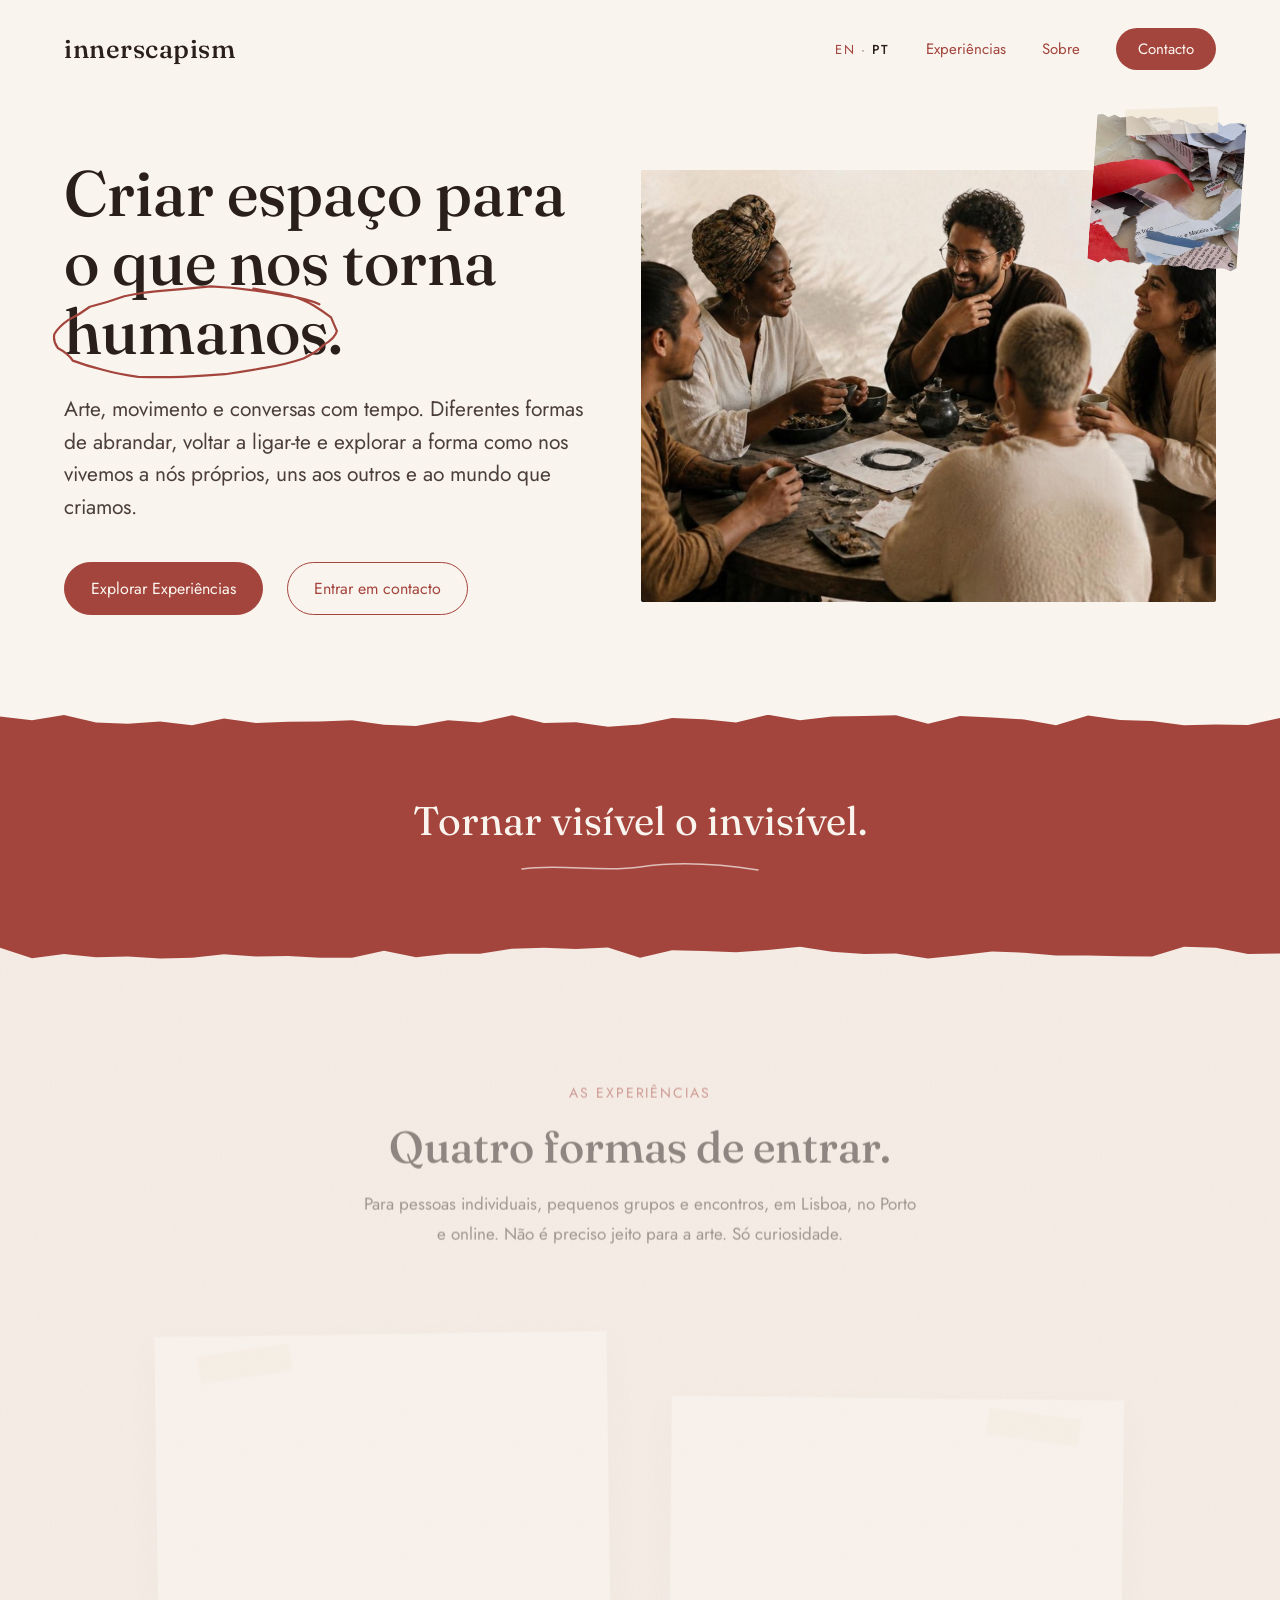
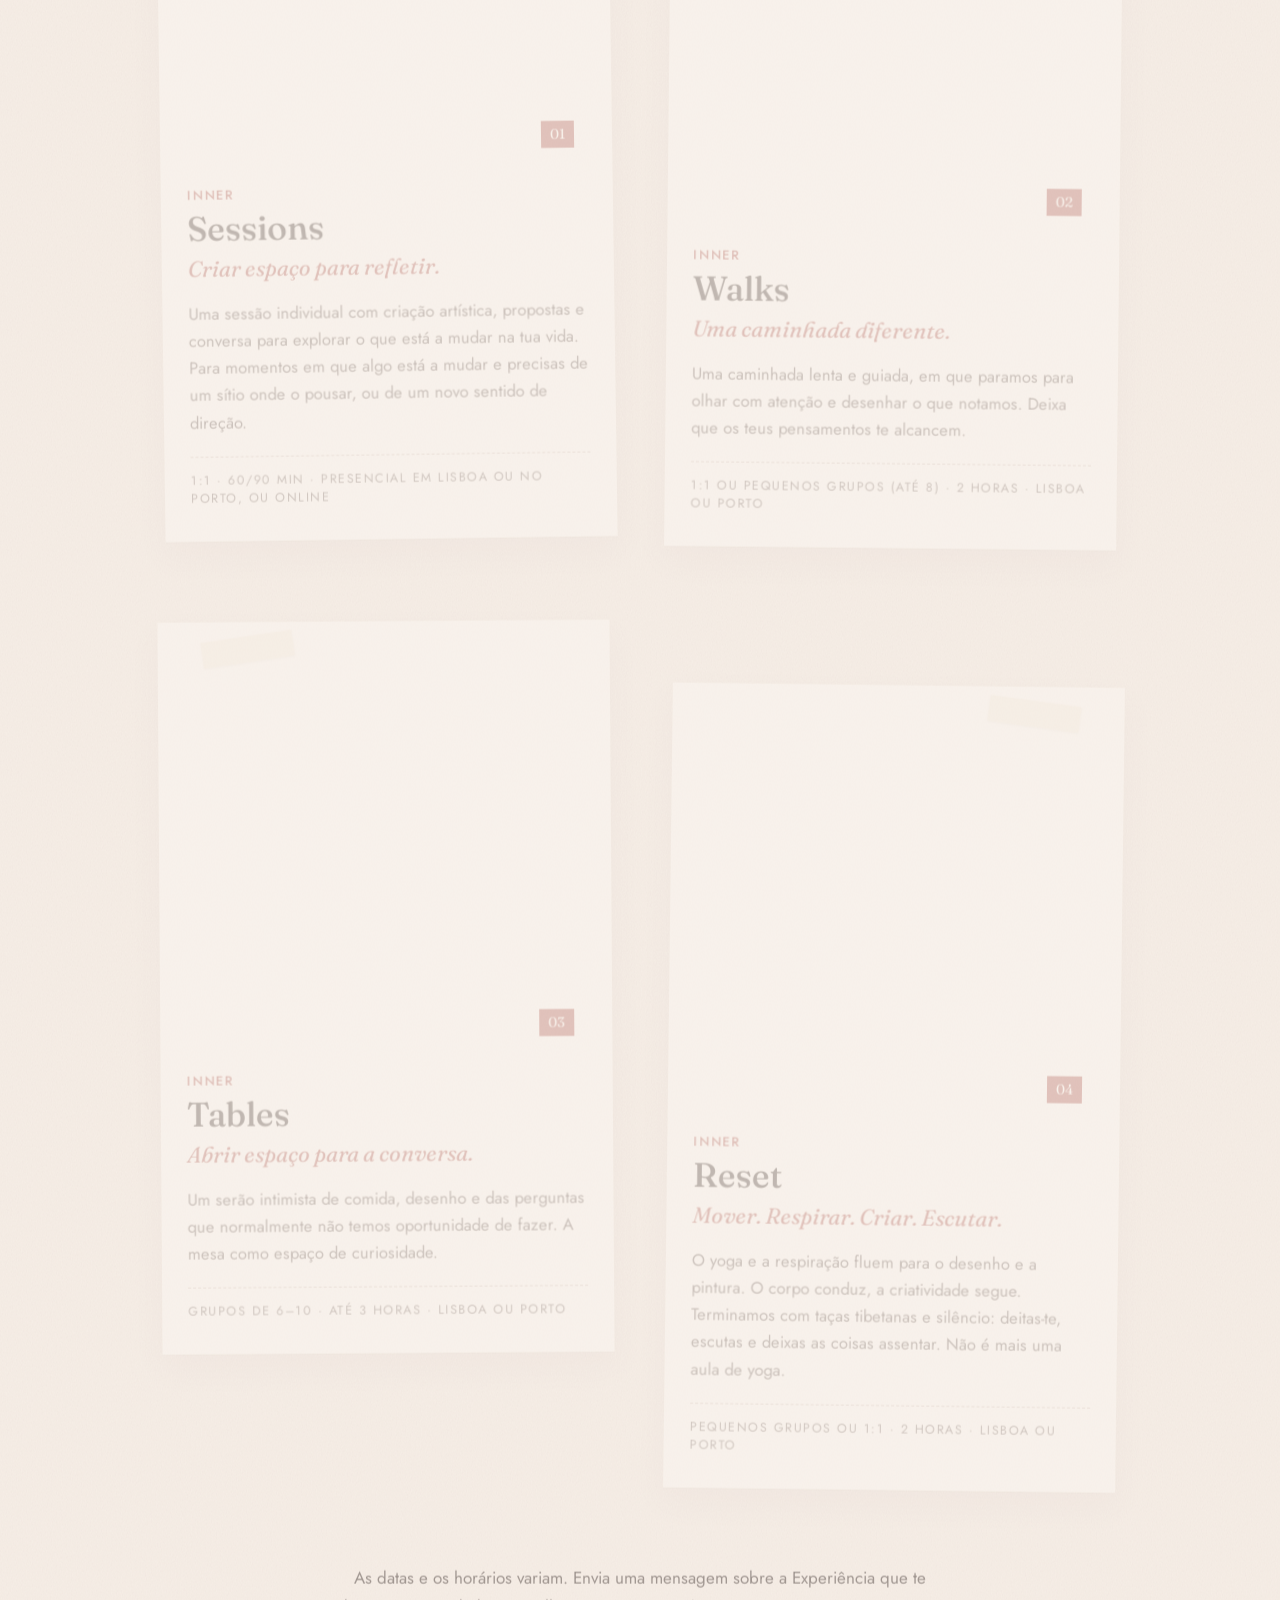
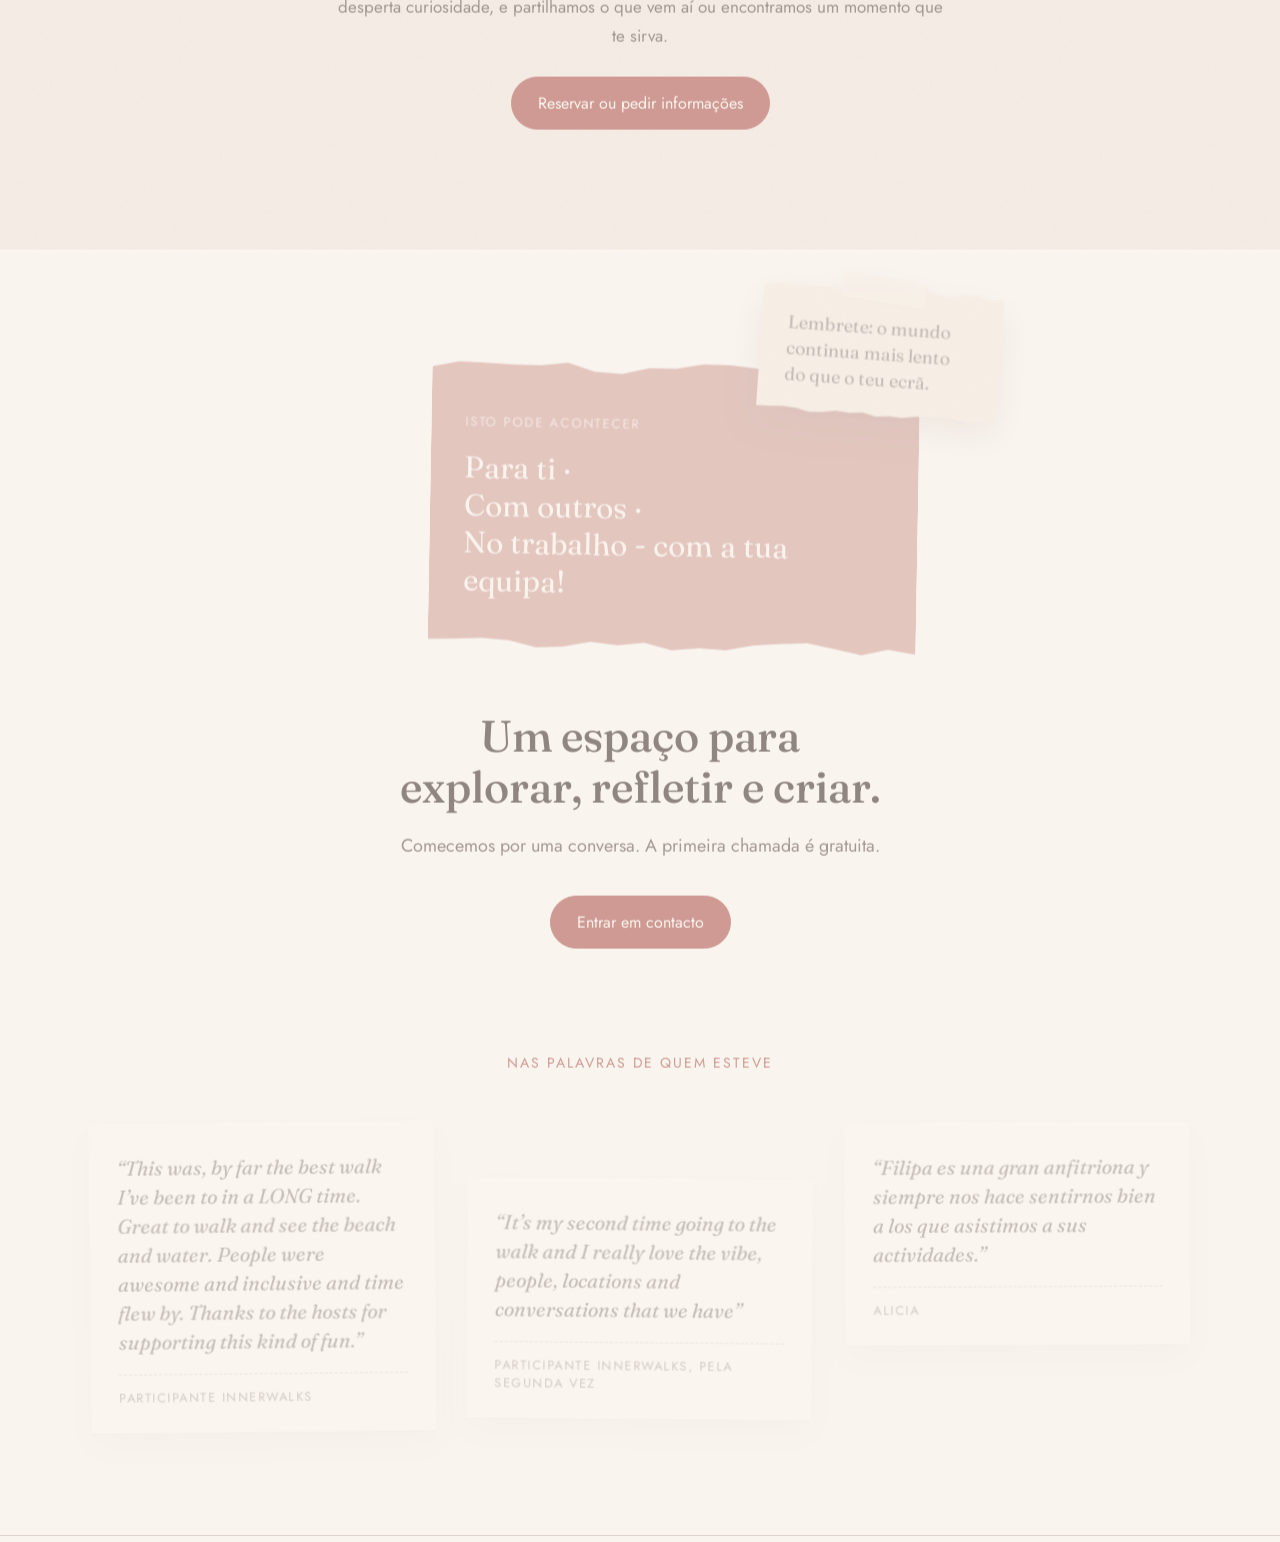
<file: pt/innerware.html>
<!DOCTYPE html>
<html lang="pt-PT">
<head>
<meta charset="utf-8">
<meta name="robots" content="noindex">
<meta http-equiv="refresh" content="0; url=/pt/">
<link rel="canonical" href="https://innerscapism.com/pt/">
<title>innerscapism</title>
</head>
<body style="font-family: sans-serif; background: #f8f3ee; color: #3a2a24; padding: 40px;">
<p>Esta página mudou. <a href="/pt/">Ir para o innerscapism</a></p>
</body>
</html>
</file>
<file: assets/css/innerscapism.css>
/* Shared Innerscapism styles: paper, tape, torn edges, hand-drawn marks, cards, nav and footer */
body { margin: 0; background: oklch(97% 0.01 70); }
img { height: auto; }  /* width/height attributes reserve space; CSS keeps each image's shape */
a { color: #a3453d; }
a:hover { color: #8a382f; }
/* ---- Paper, tape & hand-drawn marks ---- */
.paper {
  background-image: url("data:image/svg+xml,%3Csvg xmlns='http://www.w3.org/2000/svg' width='220' height='220'%3E%3Cfilter id='n'%3E%3CfeTurbulence type='fractalNoise' baseFrequency='.8' numOctaves='3' stitchTiles='stitch'/%3E%3CfeColorMatrix values='0 0 0 0 .35 0 0 0 0 .25 0 0 0 0 .2 0 0 0 .14 0'/%3E%3C/filter%3E%3Crect width='100%25' height='100%25' filter='url(%23n)'/%3E%3C/svg%3E");
}
.torn { clip-path: polygon(0.0% 1.1%, 3.8% 0.5%, 7.7% 2.3%, 11.5% 0.3%, 15.4% 1.9%, 19.2% 1.3%, 23.1% 0.2%, 26.9% 1.8%, 30.8% 0.1%, 34.6% 1.5%, 38.5% 0.2%, 42.3% 0.3%, 46.2% 1.5%, 50.0% 2.9%, 53.8% 0.4%, 57.7% 0.8%, 61.5% 2.2%, 65.4% 3.3%, 69.2% 2.0%, 73.1% 1.4%, 76.9% 3.4%, 80.8% 0.2%, 84.6% 3.0%, 88.5% 1.0%, 92.3% 0.5%, 96.2% 0.4%, 100.0% 1.1%, 100.0% 97.1%, 96.2% 99.4%, 92.3% 98.0%, 88.5% 97.8%, 84.6% 98.7%, 80.8% 98.1%, 76.9% 99.8%, 73.1% 99.8%, 69.2% 99.3%, 65.4% 97.6%, 61.5% 98.5%, 57.7% 98.9%, 53.8% 98.0%, 50.0% 98.4%, 46.2% 99.0%, 42.3% 97.2%, 38.5% 97.6%, 34.6% 99.1%, 30.8% 98.0%, 26.9% 98.2%, 23.1% 96.9%, 19.2% 97.4%, 15.4% 99.0%, 11.5% 96.6%, 7.7% 99.6%, 3.8% 98.5%, 0.0% 97.4%); }
.torn-band { clip-path: polygon(0.0% 0.8%, 2.5% 2.4%, 5.0% 0.2%, 7.5% 3.3%, 10.0% 3.8%, 12.5% 2.9%, 15.0% 4.4%, 17.5% 1.6%, 20.0% 3.5%, 22.5% 3.0%, 25.0% 2.9%, 27.5% 2.3%, 30.0% 4.2%, 32.5% 4.7%, 35.0% 2.4%, 37.5% 3.3%, 40.0% 0.3%, 42.5% 3.5%, 45.0% 3.2%, 47.5% 5.0%, 50.0% 4.1%, 52.5% 1.4%, 55.0% 1.9%, 57.5% 3.3%, 60.0% 0.1%, 62.5% 2.3%, 65.0% 0.8%, 67.5% 0.6%, 70.0% 0.3%, 72.5% 3.8%, 75.0% 0.6%, 77.5% 1.2%, 80.0% 2.0%, 82.5% 4.4%, 85.0% 0.4%, 87.5% 2.2%, 90.0% 2.7%, 92.5% 4.4%, 95.0% 4.1%, 97.5% 4.3%, 100.0% 1.4%, 100.0% 97.9%, 97.5% 98.2%, 95.0% 95.6%, 92.5% 95.2%, 90.0% 99.2%, 87.5% 99.1%, 85.0% 98.8%, 82.5% 98.8%, 80.0% 97.6%, 77.5% 97.1%, 75.0% 98.7%, 72.5% 100.0%, 70.0% 97.9%, 67.5% 98.2%, 65.0% 97.2%, 62.5% 95.2%, 60.0% 96.5%, 57.5% 97.4%, 55.0% 96.9%, 52.5% 96.6%, 50.0% 99.7%, 47.5% 95.5%, 45.0% 96.1%, 42.5% 95.6%, 40.0% 96.0%, 37.5% 98.0%, 35.0% 98.0%, 32.5% 99.5%, 30.0% 96.8%, 27.5% 99.7%, 25.0% 99.7%, 22.5% 99.0%, 20.0% 99.2%, 17.5% 98.3%, 15.0% 99.7%, 12.5% 100.0%, 10.0% 99.2%, 7.5% 99.5%, 5.0% 98.2%, 2.5% 99.9%, 0.0% 95.6%); }
.torn-note { clip-path: polygon(0.0% 2.5%, 5.6% 0.6%, 11.1% 1.0%, 16.7% 1.4%, 22.2% 1.5%, 27.8% 0.5%, 33.3% 3.4%, 38.9% 4.0%, 44.4% 1.9%, 50.0% 1.9%, 55.6% 0.3%, 61.1% 0.4%, 66.7% 1.4%, 72.2% 1.1%, 77.8% 3.3%, 83.3% 0.6%, 88.9% 0.1%, 94.4% 3.8%, 100.0% 2.1%, 100.0% 99.4%, 94.4% 97.8%, 88.9% 99.9%, 83.3% 97.9%, 77.8% 96.1%, 72.2% 96.5%, 66.7% 97.2%, 61.1% 99.0%, 55.6% 98.5%, 50.0% 99.3%, 44.4% 96.9%, 38.9% 97.9%, 33.3% 96.9%, 27.8% 98.7%, 22.2% 99.1%, 16.7% 96.8%, 11.1% 96.1%, 5.6% 96.6%, 0.0% 96.8%); }
.tape {
  position: absolute; z-index: 3; width: 92px; height: 26px;
  background: oklch(93% 0.025 80 / 0.72);
  box-shadow: 0 1px 2px rgba(40, 28, 22, 0.08);
  pointer-events: none;
}
.circled { position: relative; white-space: nowrap; }
.circled svg { position: absolute; left: -14px; right: -14px; top: -10px; bottom: -14px; width: calc(100% + 28px); height: calc(100% + 24px); overflow: visible; pointer-events: none; }
.scribble-under { display: block; width: 240px; max-width: 70%; height: 14px; margin: 14px auto 0; overflow: visible; }
.hand-underline { background: url("data:image/svg+xml,%3Csvg xmlns='http://www.w3.org/2000/svg' viewBox='0 0 100 10' preserveAspectRatio='none'%3E%3Cpath d='M2 6 C20 2 38 9 56 5 S86 3 98 6' fill='none' stroke='%23a3453d' stroke-width='2' stroke-linecap='round'/%3E%3C/svg%3E") no-repeat left bottom / 100% 0.4em; padding-bottom: 0.12em; }
.text-link { color: oklch(25% 0.02 40); text-decoration: underline; text-decoration-color: #a3453d; text-underline-offset: 6px; text-decoration-thickness: 1.5px; font-size: 16px; }
.text-link:hover { color: #a3453d; }
/* ---- Six doors ---- */
.doors { display: grid; grid-template-columns: repeat(3, minmax(0, 1fr)); gap: 64px 44px; max-width: 1140px; margin: 0 auto; align-items: start; }
.door {
  position: relative; background-color: oklch(98% 0.008 70); padding: 22px 22px 30px;
  box-shadow: 0 14px 30px rgba(33, 25, 23, 0.06), 0 1px 0 rgba(33, 25, 23, 0.04);
  transform: rotate(var(--tilt, 0deg)); transition: transform 0.35s ease, box-shadow 0.35s ease;
  scroll-margin-top: 110px;
}
.door:hover { transform: rotate(0deg) translateY(-4px); box-shadow: 0 20px 36px rgba(33, 25, 23, 0.09); }
.door:nth-child(1) { --tilt: -0.8deg; }
.door:nth-child(2) { --tilt: 0.6deg; margin-top: 56px; }
.door:nth-child(3) { --tilt: -0.4deg; }
.door:nth-child(4) { --tilt: 0.7deg; }
.door:nth-child(5) { --tilt: -0.6deg; margin-top: 56px; }
.door:nth-child(6) { --tilt: 0.5deg; }
.door-soon { position: absolute; top: 18px; left: 14px; z-index: 2; transform: rotate(-6deg); font-size: 12px; letter-spacing: 0.16em; text-transform: uppercase; color: #a3453d; background: oklch(97% 0.01 70 / 0.92); border: 1.5px solid #a3453d; padding: 6px 10px; }
.door-media { position: relative; margin-bottom: 26px; }
.door-media .tape { top: -12px; left: 18px; transform: rotate(-8deg); }
.door:nth-child(even) .door-media .tape { left: auto; right: 18px; transform: rotate(7deg); }
.door-media img { width: 100%; aspect-ratio: 4/5; display: block; object-fit: cover; }
.door-num { position: absolute; right: 12px; bottom: 10px; z-index: 2; font-family: 'Fraunces', serif; font-size: 14px; color: oklch(98% 0.01 70); background: #a3453d; padding: 4px 9px 5px; }
.door-title { font-family: 'Fraunces', serif; font-weight: 500; font-size: 30px; line-height: 1.1; margin: 0 0 6px; }
.door-title span { font-size: 13px; font-family: 'Jost', sans-serif; letter-spacing: 0.14em; text-transform: uppercase; color: #a3453d; display: block; margin-bottom: 8px; }
.door-tag { font-family: 'Fraunces', serif; font-style: italic; font-size: 20px; color: #a3453d; margin: 0 0 18px; }
.door-verbs { font-size: 17px; line-height: 1.6; color: oklch(30% 0.02 40); margin: 0 0 16px; }
.door-note { font-size: 15.5px; line-height: 1.65; color: oklch(42% 0.02 40); margin: 0 0 20px; }
.door-meta { font-size: 12.5px; letter-spacing: 0.12em; text-transform: uppercase; color: oklch(48% 0.02 40); padding-top: 14px; border-top: 1px dashed oklch(80% 0.02 50); }
.doors-note {
  position: relative; background: #a3453d; color: oklch(97% 0.01 70); padding: 52px 34px 50px;
  transform: rotate(1deg); width: min(100%, 420px); margin: 0 auto 72px; text-align: left;
}
.doors-note .note-link { display: inline-block; margin-top: 26px; padding-top: 16px; border-top: 1px dashed oklch(97% 0.01 70 / 0.45); font-size: 15px; color: oklch(97% 0.01 70); text-decoration: none; opacity: 0.85; }
.doors-note .note-link:hover { opacity: 1; text-decoration: underline; text-underline-offset: 4px; color: oklch(97% 0.01 70); }
.btn-outline { text-decoration: none; display: inline-block; padding: 16px 38px; background: transparent; color: #a3453d; border: 1.5px solid #a3453d; border-radius: 999px; font-size: 17px; transition: background 0.2s ease, color 0.2s ease; }
.btn-outline:hover { background: #a3453d; color: oklch(98% 0.01 70); }
@media (prefers-reduced-motion: reduce) {
  html { scroll-behavior: auto !important; }
  .door, .door:hover { transition: none; }
}

@media (max-width: 1000px) {
  .doors { grid-template-columns: repeat(2, minmax(0, 1fr)) !important; }
  .door:nth-child(n) { margin-top: 0; }
  .door:nth-child(even) { margin-top: 48px; }
}

@media (max-width: 860px) {
  .nav { padding: 20px 28px !important; }
  .nav-links { gap: 18px !important; font-size: 14px !important; }
  .nav-hide-md { display: none !important; }
  h1 { font-size: 46px !important; }
  h2 { font-size: 32px !important; }
}

@media (max-width: 600px) {
  .nav { padding: 14px 18px !important; }
  .nav-links { gap: 14px !important; font-size: 13px !important; }
  .nav-hide-sm { display: none !important; }
  .nav { flex-wrap: wrap; row-gap: 10px; }
  .nav-links { width: 100%; justify-content: space-between; }
  .cta-pill { padding: 8px 16px !important; }
  .doors { grid-template-columns: 1fr !important; gap: 40px !important; }
  .door:nth-child(n) { margin-top: 0 !important; }
  .door { padding: 18px 18px 26px; }
  .footer { flex-direction: column !important; gap: 16px !important; text-align: center !important; }
  h1 { font-size: 36px !important; }
  h2 { font-size: 26px !important; }
}

/* ---- Shared text, buttons and lists (all pages) ---- */
.kicker { font-size: 14px; letter-spacing: 0.14em; text-transform: uppercase; color: #a3453d; margin: 0 0 20px; }
.body-copy { font-size: 17px; line-height: 1.75; color: oklch(38% 0.02 40); margin: 0 0 20px; max-width: 560px; }
.btn-row { display: flex; gap: 16px 24px; align-items: center; flex-wrap: wrap; }
.btn-primary { text-decoration: none; display: inline-block; padding: 14px 26px; background: #a3453d; color: oklch(98% 0.01 70); border: 1.5px solid #a3453d; border-radius: 999px; font-size: 16px; transition: background 0.2s ease, border-color 0.2s ease; }
.btn-primary:hover { background: #8a382f; border-color: #8a382f; color: oklch(98% 0.01 70); }
.btn-secondary { text-decoration: none; display: inline-block; padding: 14px 26px; background: transparent; color: #a3453d; border: 1.5px solid #a3453d; border-radius: 999px; font-size: 16px; transition: background 0.2s ease, color 0.2s ease; }
.btn-secondary:hover { background: #a3453d; color: oklch(98% 0.01 70); }
.list-label { font-size: 12.5px; letter-spacing: 0.14em; text-transform: uppercase; color: #a3453d; margin: 22px 0 8px; }
.ticks { list-style: none; margin: 0 0 18px; padding: 0; }
.ticks li { position: relative; padding: 5px 0 5px 24px; font-size: 15.5px; line-height: 1.55; color: oklch(38% 0.02 40); }
.ticks li::before { content: ""; position: absolute; left: 0; top: 11px; width: 13px; height: 13px; transform: rotate(8deg); background: url("data:image/svg+xml,%3Csvg xmlns='http://www.w3.org/2000/svg' viewBox='0 0 20 20'%3E%3Cg fill='none' stroke='%23a3453d' stroke-width='1.9' stroke-linecap='round'%3E%3Cpath d='M10.2 2.2 C10 7 10.4 13 10.6 17.8'/%3E%3Cpath d='M3 6.3 C7.5 8.6 12.5 11.6 17.2 14.2'/%3E%3Cpath d='M3.4 14.4 C8 11.8 12.6 8.6 16.8 5.6'/%3E%3C/g%3E%3C/svg%3E") no-repeat center / contain; }
.placeholder { background: oklch(93% 0.06 85); outline: 1px dashed #a3453d; padding: 2px 6px; }

/* ---- Keyboard focus and skip link ---- */
:focus-visible { outline: 2px solid #a3453d; outline-offset: 3px; border-radius: 3px; }
.doors-note :focus-visible, .teaches :focus-visible, .strip :focus-visible { outline-color: oklch(97% 0.01 70); }
.skip-link { position: absolute; left: 16px; top: -60px; z-index: 20; background: #a3453d; color: oklch(98% 0.01 70); padding: 10px 16px; border-radius: 999px; text-decoration: none; }
.skip-link:focus { top: 12px; color: oklch(98% 0.01 70); }

/* ---- Menu: language switch and current page ---- */
.lang-switch { font-size: 13px; letter-spacing: 0.12em; color: oklch(48% 0.02 40); white-space: nowrap; }
.lang-switch a { text-decoration: none; }
.lang-switch a:hover { text-decoration: underline; text-underline-offset: 4px; }
.lang-switch [aria-current] { color: oklch(25% 0.02 40); font-weight: 500; }
.nav-links a[aria-current="page"]:not(.cta-pill) { text-decoration: underline !important; text-decoration-thickness: 1.5px !important; text-underline-offset: 6px; }

/* ---- Footer links ---- */
.footer-links { display: flex; gap: 12px 28px; flex-wrap: wrap; justify-content: flex-end; }
.footer-links a { text-decoration: none; }
.footer-links a:hover { text-decoration: underline; text-underline-offset: 4px; }

@media (max-width: 600px) {
  .kicker { font-size: 12px; }
  .body-copy { font-size: 16px; }
  .lang-switch { position: absolute; top: 20px; right: 18px; }
  .footer-links { justify-content: center; gap: 10px 20px; }
}
@media (max-width: 400px) {
  .nav-links { gap: 10px !important; font-size: 12.5px !important; }
}

/* ---- Graph paper: the "system" that hand-drawn marks move through ---- */
.grid-paper {
  background-color: oklch(96% 0.015 75);
  background-image:
    linear-gradient(oklch(78% 0.02 60 / 0.35) 1px, transparent 1px),
    linear-gradient(90deg, oklch(78% 0.02 60 / 0.35) 1px, transparent 1px);
  background-size: 24px 24px;
}

/* ---- Gentle reveal on scroll (see assets/js/reveal.js) ---- */
.reveal { opacity: 0; translate: 0 28px; transition: opacity 0.7s ease, translate 0.7s ease; }
.reveal.is-visible { opacity: 1; translate: 0 0; }
@media (prefers-reduced-motion: reduce) { .reveal { opacity: 1; translate: none; transition: none; } }
</file>
